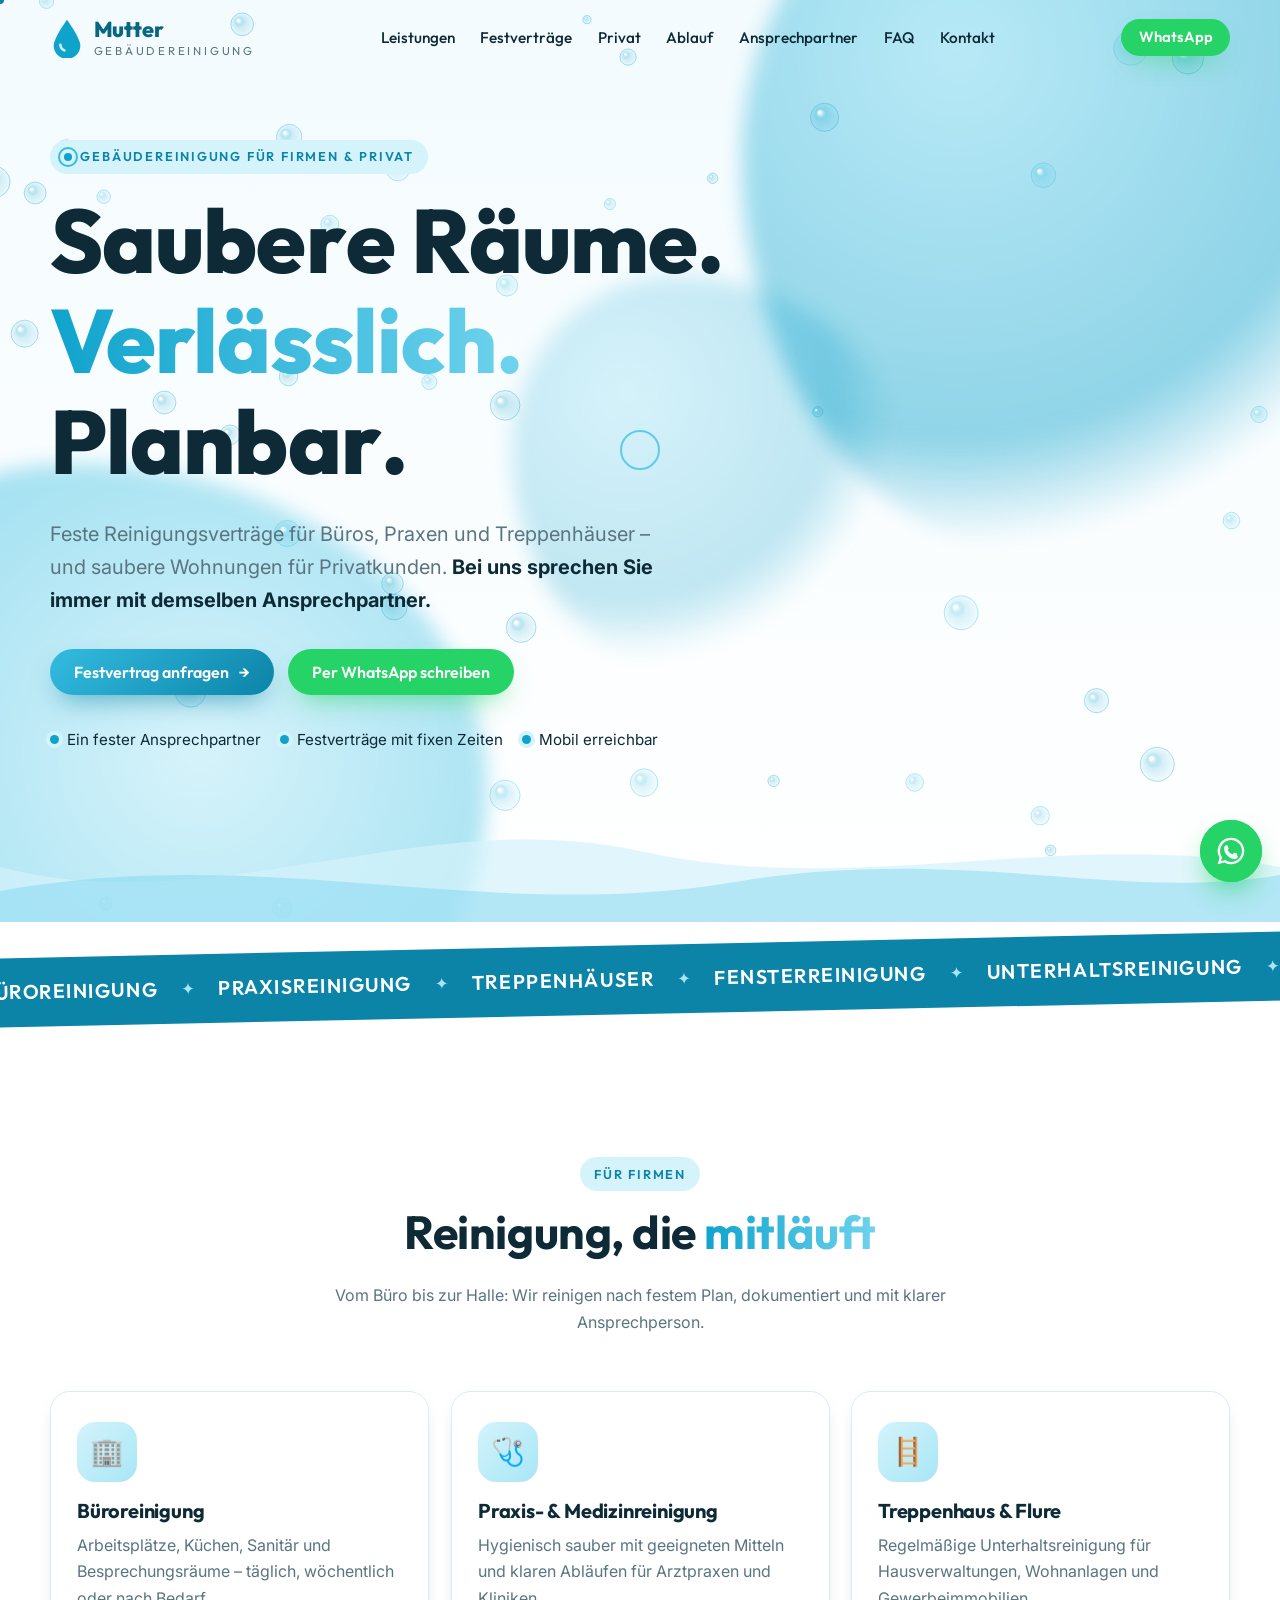
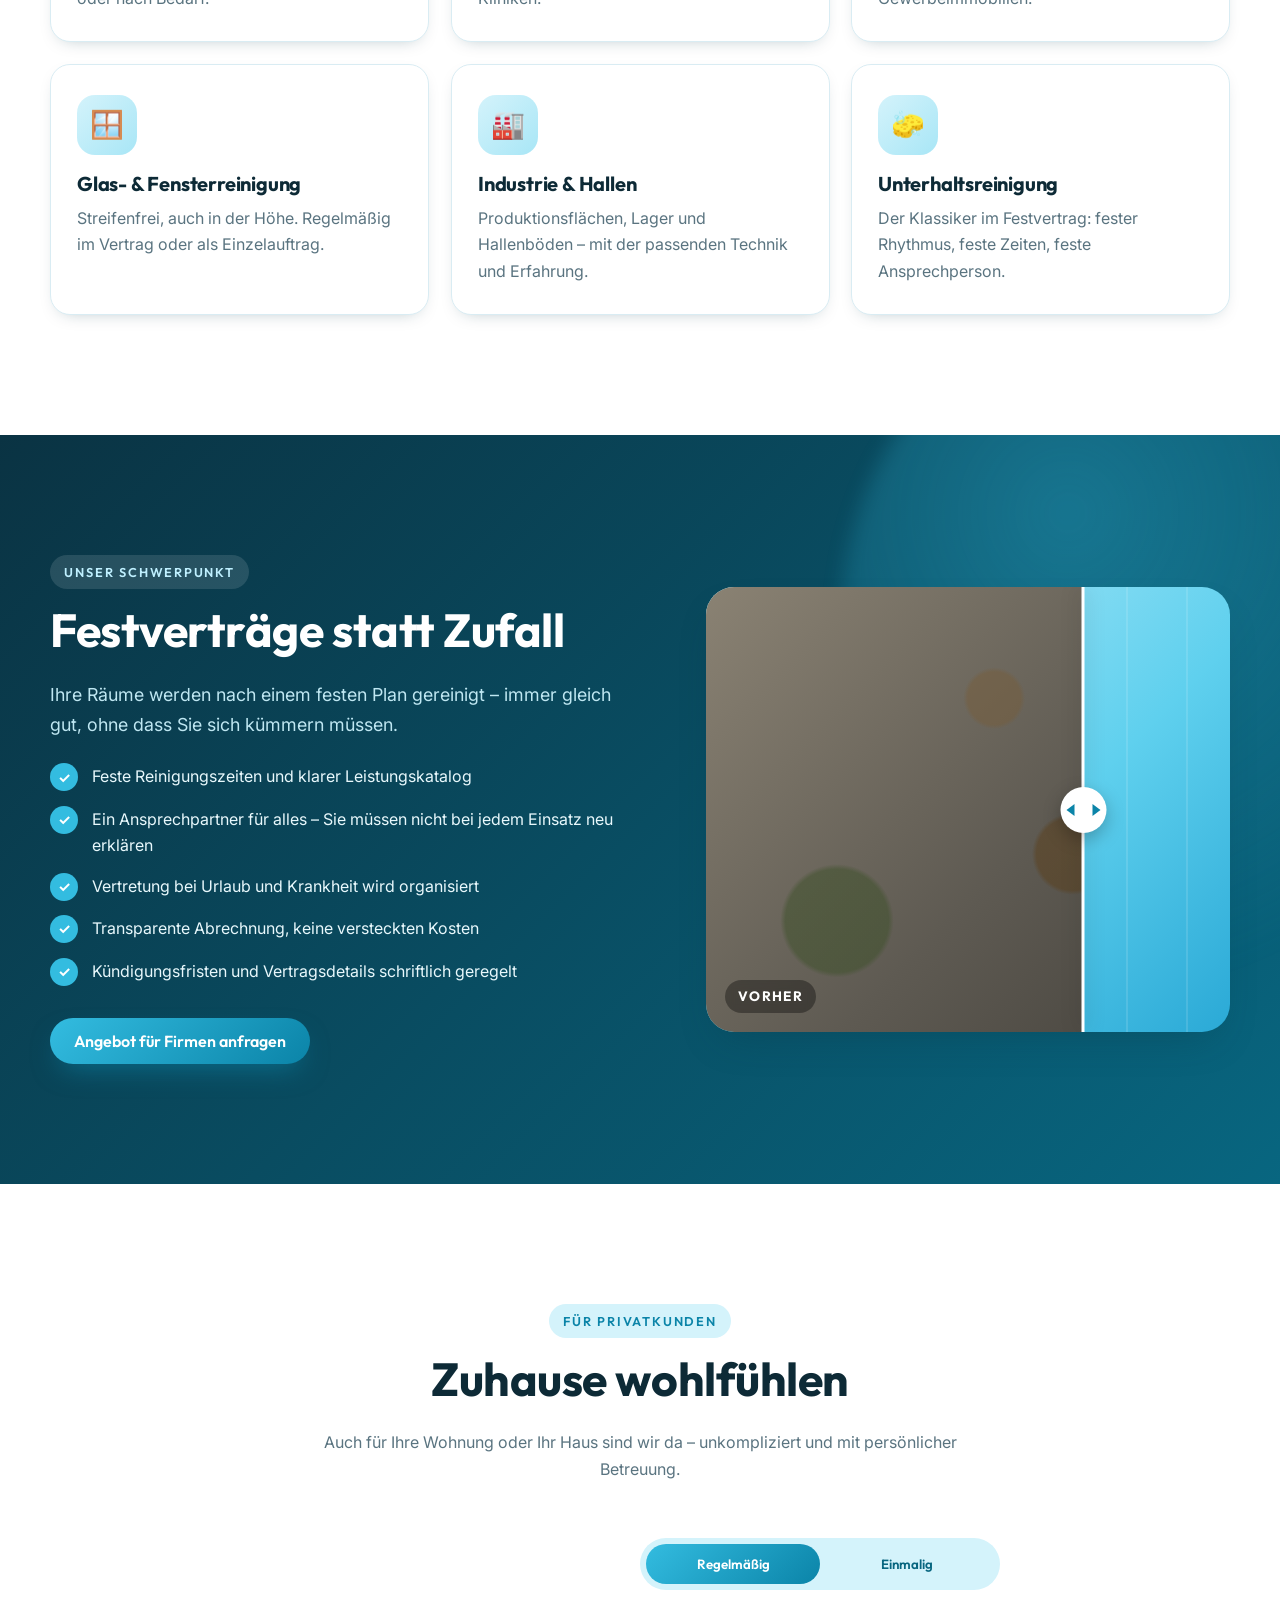
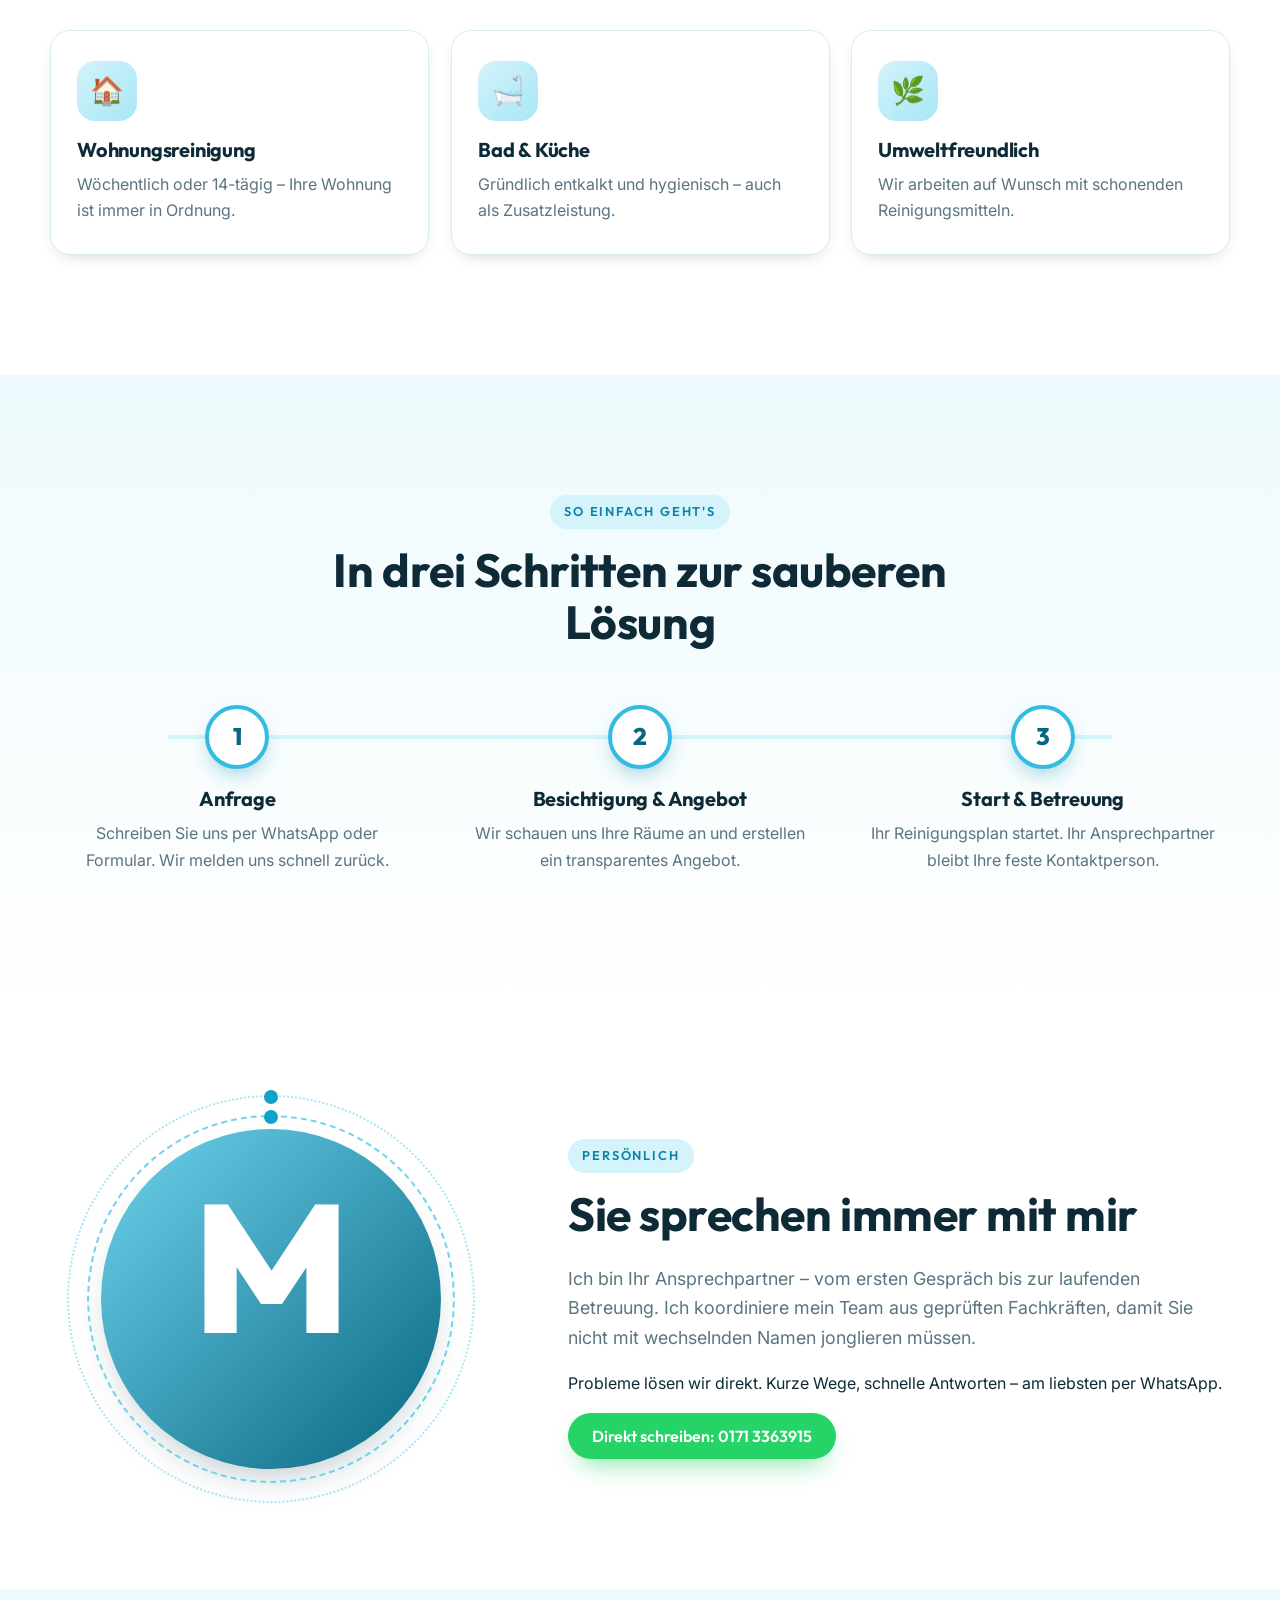
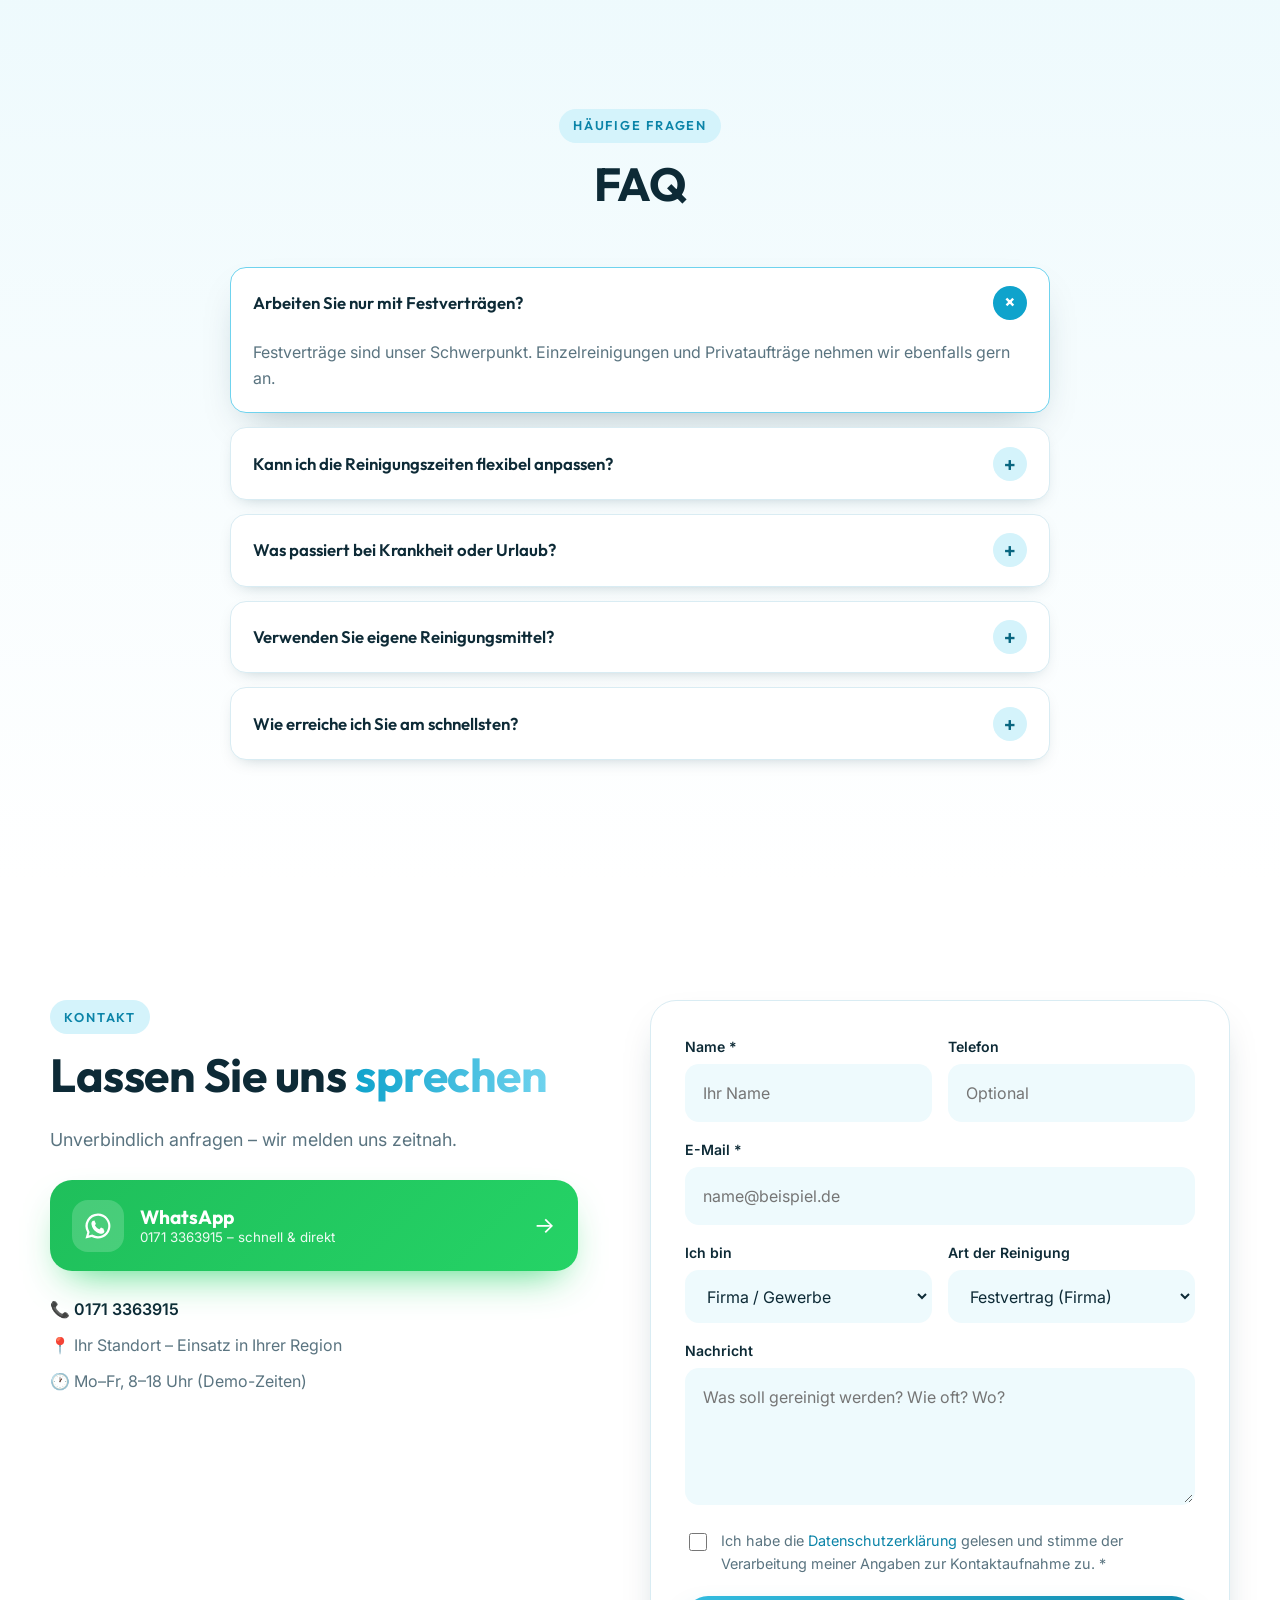
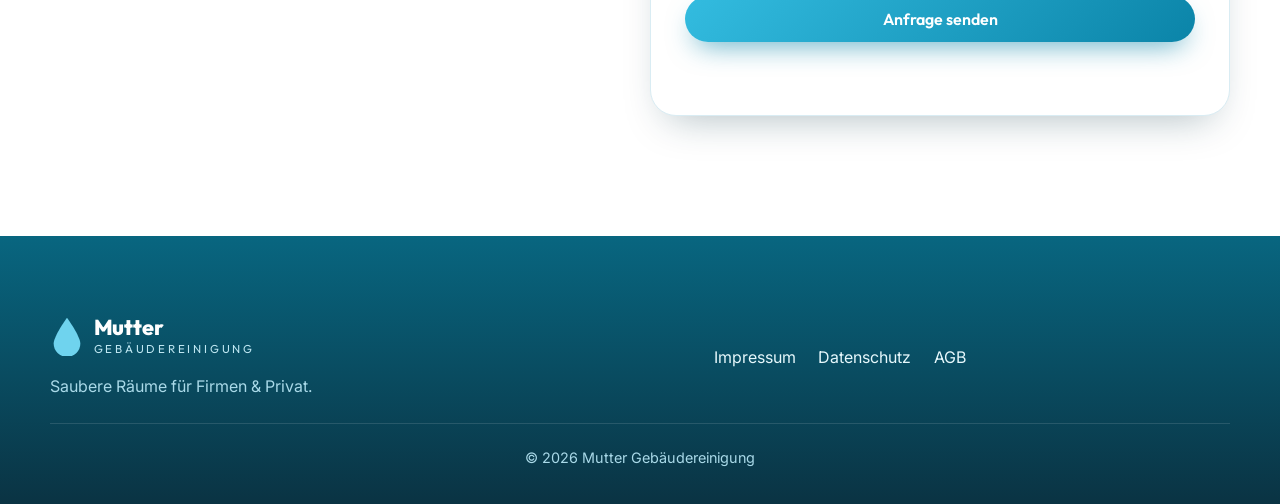
<file: index.html>
<!doctype html>
<html lang="de">
<head>
  <meta charset="utf-8">
  <meta name="viewport" content="width=device-width, initial-scale=1, viewport-fit=cover">
  <title>Mutter Gebäudereinigung – Saubere Räume für Firmen &amp; Privat</title>
  <meta name="description" content="Mutter Gebäudereinigung: Festverträge für Büros, Praxen und Treppenhäuser. Ein fester Ansprechpartner, zuverlässig und mobil erreichbar. Auch Privatkunden.">
  <meta name="theme-color" content="#0fa3cc">
  <link rel="icon" href="assets/favicon.svg" type="image/svg+xml">
  <link rel="preconnect" href="https://fonts.googleapis.com">
  <link rel="preconnect" href="https://fonts.gstatic.com" crossorigin>
  <link href="https://fonts.googleapis.com/css2?family=Outfit:wght@400;500;600;700;800&family=Inter:wght@400;500;600&display=swap" rel="stylesheet">
  <link rel="stylesheet" href="css/style.css">
</head>
<body>

<!-- Preloader -->
<div class="preloader" id="preloader" aria-hidden="true">
  <svg viewBox="0 0 100 120" class="drop">
    <path class="drop-outline" d="M50 4 C50 4 12 58 12 80 a38 38 0 0 0 76 0 C88 58 50 4 50 4Z"/>
    <path class="drop-fill" d="M50 4 C50 4 12 58 12 80 a38 38 0 0 0 76 0 C88 58 50 4 50 4Z"/>
  </svg>
  <span class="preloader-text">Mutter Gebäudereinigung</span>
</div>

<div class="progress" id="progress"></div>
<div class="cursor-dot" id="cursorDot"></div>
<div class="cursor-ring" id="cursorRing"></div>

<!-- Header -->
<header class="site-header" id="siteHeader">
  <div class="container nav-wrap">
    <a href="#top" class="logo" aria-label="Mutter Gebäudereinigung Startseite">
      <svg class="logo-mark" viewBox="0 0 40 48" aria-hidden="true">
        <path d="M20 2 C20 2 4 24 4 33 a16 16 0 0 0 32 0 C36 24 20 2 20 2Z"/>
        <path class="shine" d="M12 32 a8 8 0 0 0 5 7" />
      </svg>
      <span class="logo-text"><strong>Mutter</strong><small>Gebäudereinigung</small></span>
    </a>

    <nav class="nav" id="nav" aria-label="Hauptnavigation">
      <a href="#leistungen">Leistungen</a>
      <a href="#festvertraege">Festverträge</a>
      <a href="#privat">Privat</a>
      <a href="#ablauf">Ablauf</a>
      <a href="#ueber">Ansprechpartner</a>
      <a href="#faq">FAQ</a>
      <a href="#kontakt">Kontakt</a>
    </nav>

    <div class="nav-actions">
      <a class="btn btn-wa btn-sm magnetic" href="https://wa.me/491713363915" target="_blank" rel="noopener">
        <span>WhatsApp</span>
      </a>
      <button class="burger" id="burger" aria-label="Menü öffnen" aria-expanded="false" aria-controls="nav">
        <span></span><span></span><span></span>
      </button>
    </div>
  </div>
</header>

<main id="top">

  <!-- HERO -->
  <section class="hero">
    <div class="hero-bg" aria-hidden="true">
      <div class="blob blob-1" data-speed="0.15"></div>
      <div class="blob blob-2" data-speed="-0.1"></div>
      <div class="blob blob-3" data-speed="0.25"></div>
      <canvas id="bubbles" class="bubbles"></canvas>
    </div>

    <div class="container hero-inner">
      <p class="eyebrow reveal">
        <span class="pulse-dot"></span> Gebäudereinigung für Firmen &amp; Privat
      </p>

      <h1 class="hero-title">
        <span class="line" data-split>Saubere Räume.</span>
        <span class="line line-rise"><span class="grad-text">Verlässlich.</span></span>
        <span class="line" data-split>Planbar.</span>
      </h1>

      <p class="hero-lead reveal" data-delay="200">
        Feste Reinigungsverträge für Büros, Praxen und Treppenhäuser – und saubere Wohnungen für Privatkunden.
        <strong>Bei uns sprechen Sie immer mit demselben Ansprechpartner.</strong>
      </p>

      <div class="hero-cta reveal" data-delay="350">
        <a class="btn btn-primary shimmer magnetic" href="#kontakt"><span>Festvertrag anfragen</span><i class="arrow">→</i></a>
        <a class="btn btn-wa magnetic" href="https://wa.me/491713363915" target="_blank" rel="noopener"><span>Per WhatsApp schreiben</span></a>
      </div>

      <ul class="hero-badges reveal" data-delay="450">
        <li>Ein fester Ansprechpartner</li>
        <li>Festverträge mit fixen Zeiten</li>
        <li>Mobil erreichbar</li>
      </ul>
    </div>

    <div class="wave" aria-hidden="true">
      <svg viewBox="0 0 1440 120" preserveAspectRatio="none">
        <path class="wave-1" d="M0,64 C240,120 480,0 720,48 C960,96 1200,24 1440,64 L1440,120 L0,120Z"/>
        <path class="wave-2" d="M0,88 C300,40 540,120 820,80 C1080,40 1260,100 1440,72 L1440,120 L0,120Z"/>
      </svg>
    </div>
  </section>

  <!-- Marquee -->
  <section class="marquee" aria-label="Leistungsbereiche">
    <div class="marquee-track">
      <span>Büroreinigung</span><i>✦</i><span>Praxisreinigung</span><i>✦</i><span>Treppenhäuser</span><i>✦</i><span>Fensterreinigung</span><i>✦</i><span>Unterhaltsreinigung</span><i>✦</i><span>Industriehallen</span><i>✦</i><span>Wohnungsreinigung</span><i>✦</i>
      <span>Büroreinigung</span><i>✦</i><span>Praxisreinigung</span><i>✦</i><span>Treppenhäuser</span><i>✦</i><span>Fensterreinigung</span><i>✦</i><span>Unterhaltsreinigung</span><i>✦</i><span>Industriehallen</span><i>✦</i><span>Wohnungsreinigung</span><i>✦</i>
    </div>
  </section>

  <!-- LEISTUNGEN (Firmen) -->
  <section class="section" id="leistungen">
    <div class="container">
      <header class="section-head reveal">
        <p class="eyebrow">Für Firmen</p>
        <h2>Reinigung, die <span class="grad-text">mitläuft</span></h2>
        <p>Vom Büro bis zur Halle: Wir reinigen nach festem Plan, dokumentiert und mit klarer Ansprechperson.</p>
      </header>

      <div class="grid grid-3">
        <article class="card tilt reveal reveal-zoom" data-delay="0">
          <div class="icon">🏢</div>
          <h3>Büroreinigung</h3>
          <p>Arbeitsplätze, Küchen, Sanitär und Besprechungsräume – täglich, wöchentlich oder nach Bedarf.</p>
        </article>
        <article class="card tilt reveal reveal-zoom" data-delay="100">
          <div class="icon">🩺</div>
          <h3>Praxis- &amp; Medizinreinigung</h3>
          <p>Hygienisch sauber mit geeigneten Mitteln und klaren Abläufen für Arztpraxen und Kliniken.</p>
        </article>
        <article class="card tilt reveal reveal-zoom" data-delay="200">
          <div class="icon">🪜</div>
          <h3>Treppenhaus &amp; Flure</h3>
          <p>Regelmäßige Unterhaltsreinigung für Hausverwaltungen, Wohnanlagen und Gewerbeimmobilien.</p>
        </article>
        <article class="card tilt reveal reveal-zoom" data-delay="0">
          <div class="icon">🪟</div>
          <h3>Glas- &amp; Fensterreinigung</h3>
          <p>Streifenfrei, auch in der Höhe. Regelmäßig im Vertrag oder als Einzelauftrag.</p>
        </article>
        <article class="card tilt reveal reveal-zoom" data-delay="100">
          <div class="icon">🏭</div>
          <h3>Industrie &amp; Hallen</h3>
          <p>Produktionsflächen, Lager und Hallenböden – mit der passenden Technik und Erfahrung.</p>
        </article>
        <article class="card tilt reveal reveal-zoom" data-delay="200">
          <div class="icon">🧽</div>
          <h3>Unterhaltsreinigung</h3>
          <p>Der Klassiker im Festvertrag: fester Rhythmus, feste Zeiten, feste Ansprechperson.</p>
        </article>
      </div>
    </div>
  </section>

  <!-- FESTVERTRÄGE -->
  <section class="section section-dark" id="festvertraege">
    <div class="blob blob-dark" aria-hidden="true"></div>
    <div class="container split">
      <div class="reveal reveal-left">
        <p class="eyebrow eyebrow-light">Unser Schwerpunkt</p>
        <h2>Festverträge statt Zufall</h2>
        <p class="lead">Ihre Räume werden nach einem festen Plan gereinigt – immer gleich gut, ohne dass Sie sich kümmern müssen.</p>
        <ul class="checklist">
          <li><span class="check">✓</span> Feste Reinigungszeiten und klarer Leistungskatalog</li>
          <li><span class="check">✓</span> Ein Ansprechpartner für alles – Sie müssen nicht bei jedem Einsatz neu erklären</li>
          <li><span class="check">✓</span> Vertretung bei Urlaub und Krankheit wird organisiert</li>
          <li><span class="check">✓</span> Transparente Abrechnung, keine versteckten Kosten</li>
          <li><span class="check">✓</span> Kündigungsfristen und Vertragsdetails schriftlich geregelt</li>
        </ul>
        <a class="btn btn-primary shimmer magnetic" href="#kontakt"><span>Angebot für Firmen anfragen</span></a>
      </div>

      <!-- Before / After slider -->
      <div class="ba reveal reveal-right" id="ba" aria-label="Vorher-Nachher Vergleich">
        <div class="ba-layer ba-after"><span>Nachher</span></div>
        <div class="ba-layer ba-before" id="baBefore"><span>Vorher</span></div>
        <div class="ba-handle" id="baHandle"><i></i></div>
        <input class="ba-range" id="baRange" type="range" min="0" max="100" value="50" aria-label="Vorher-Nachher Regler">
      </div>
    </div>
  </section>

  <!-- PRIVAT -->
  <section class="section" id="privat">
    <div class="container">
      <header class="section-head reveal">
        <p class="eyebrow">Für Privatkunden</p>
        <h2>Zuhause wohlfühlen</h2>
        <p>Auch für Ihre Wohnung oder Ihr Haus sind wir da – unkompliziert und mit persönlicher Betreuung.</p>
      </header>

      <div class="tabs reveal" role="tablist" aria-label="Kategorie wählen">
        <span class="tab-indicator" id="tabIndicator"></span>
        <button class="tab is-active" role="tab" aria-selected="true" data-tab="privat-1">Regelmäßig</button>
        <button class="tab" role="tab" aria-selected="false" data-tab="privat-2">Einmalig</button>
      </div>

      <div class="tab-panels">
        <div class="grid grid-3 tab-panel is-active" id="privat-1" role="tabpanel">
          <article class="card tilt"><div class="icon">🏠</div><h3>Wohnungsreinigung</h3><p>Wöchentlich oder 14-tägig – Ihre Wohnung ist immer in Ordnung.</p></article>
          <article class="card tilt"><div class="icon">🛁</div><h3>Bad &amp; Küche</h3><p>Gründlich entkalkt und hygienisch – auch als Zusatzleistung.</p></article>
          <article class="card tilt"><div class="icon">🌿</div><h3>Umweltfreundlich</h3><p>Wir arbeiten auf Wunsch mit schonenden Reinigungsmitteln.</p></article>
        </div>
        <div class="grid grid-3 tab-panel" id="privat-2" role="tabpanel" hidden>
          <article class="card tilt"><div class="icon">🔑</div><h3>Endreinigung</h3><p>Für die Wohnungsübergabe – damit Ihre Kaution sicher ist.</p></article>
          <article class="card tilt"><div class="icon">📦</div><h3>Umzugsreinigung</h3><p>Leere Wohnung, streifenfrei und bereit für die neuen Mieter oder Eigentümer.</p></article>
          <article class="card tilt"><div class="icon">✨</div><h3>Grundreinigung</h3><p>Intensiv für Renovierungen, Neuanfänge oder einfach mal richtig durchputzen.</p></article>
        </div>
      </div>
    </div>
  </section>

  <!-- ABLAUF -->
  <section class="section section-soft" id="ablauf">
    <div class="container">
      <header class="section-head reveal">
        <p class="eyebrow">So einfach geht's</p>
        <h2>In drei Schritten zur sauberen Lösung</h2>
      </header>

      <div class="timeline" id="timeline">
        <div class="timeline-line"><span id="timelineFill"></span></div>
        <div class="step reveal" data-delay="0">
          <div class="step-num">1</div>
          <h3>Anfrage</h3>
          <p>Schreiben Sie uns per WhatsApp oder Formular. Wir melden uns schnell zurück.</p>
        </div>
        <div class="step reveal" data-delay="150">
          <div class="step-num">2</div>
          <h3>Besichtigung &amp; Angebot</h3>
          <p>Wir schauen uns Ihre Räume an und erstellen ein transparentes Angebot.</p>
        </div>
        <div class="step reveal" data-delay="300">
          <div class="step-num">3</div>
          <h3>Start &amp; Betreuung</h3>
          <p>Ihr Reinigungsplan startet. Ihr Ansprechpartner bleibt Ihre feste Kontaktperson.</p>
        </div>
      </div>
    </div>
  </section>

  <!-- ANSPRECHPARTNER -->
  <section class="section" id="ueber">
    <div class="container about">
      <div class="avatar-wrap reveal reveal-left">
        <div class="avatar" aria-hidden="true">
          <svg viewBox="0 0 120 120"><circle cx="60" cy="60" r="56"/><text x="60" y="72" text-anchor="middle">M</text></svg>
        </div>
        <span class="orbit o1"></span><span class="orbit o2"></span>
      </div>
      <div class="reveal reveal-right">
        <p class="eyebrow">Persönlich</p>
        <h2>Sie sprechen immer mit mir</h2>
        <p class="lead">Ich bin Ihr Ansprechpartner – vom ersten Gespräch bis zur laufenden Betreuung. Ich koordiniere mein Team aus geprüften Fachkräften, damit Sie nicht mit wechselnden Namen jonglieren müssen.</p>
        <p>Probleme lösen wir direkt. Kurze Wege, schnelle Antworten – am liebsten per WhatsApp.</p>
        <a class="btn btn-wa magnetic" href="https://wa.me/491713363915" target="_blank" rel="noopener"><span>Direkt schreiben: 0171 3363915</span></a>
      </div>
    </div>
  </section>

  <!-- FAQ -->
  <section class="section section-soft" id="faq">
    <div class="container narrow">
      <header class="section-head reveal">
        <p class="eyebrow">Häufige Fragen</p>
        <h2>FAQ</h2>
      </header>

      <div class="accordion">
        <details class="reveal" open>
          <summary>Arbeiten Sie nur mit Festverträgen?</summary>
          <div class="acc-body"><p>Festverträge sind unser Schwerpunkt. Einzelreinigungen und Privataufträge nehmen wir ebenfalls gern an.</p></div>
        </details>
        <details class="reveal">
          <summary>Kann ich die Reinigungszeiten flexibel anpassen?</summary>
          <div class="acc-body"><p>Ja. Zeiten und Leistungen werden gemeinsam festgelegt und können bei Bedarf schriftlich angepasst werden.</p></div>
        </details>
        <details class="reveal">
          <summary>Was passiert bei Krankheit oder Urlaub?</summary>
          <div class="acc-body"><p>Ihr Ansprechpartner organisiert eine Vertretung. Sie müssen sich nicht selbst darum kümmern.</p></div>
        </details>
        <details class="reveal">
          <summary>Verwenden Sie eigene Reinigungsmittel?</summary>
          <div class="acc-body"><p>Wir verwenden geeignete Reinigungsmittel. Auf Wunsch setzen wir auch umweltfreundliche Produkte ein.</p></div>
        </details>
        <details class="reveal">
          <summary>Wie erreiche ich Sie am schnellsten?</summary>
          <div class="acc-body"><p>Per WhatsApp unter 0171 3363915. Oder nutzen Sie das Kontaktformular unten.</p></div>
        </details>
      </div>
    </div>
  </section>

  <!-- KONTAKT -->
  <section class="section" id="kontakt">
    <div class="container contact">
      <div class="reveal reveal-left">
        <p class="eyebrow">Kontakt</p>
        <h2>Lassen Sie uns <span class="grad-text">sprechen</span></h2>
        <p class="lead">Unverbindlich anfragen – wir melden uns zeitnah.</p>

        <a class="wa-card magnetic" href="https://wa.me/491713363915" target="_blank" rel="noopener">
          <span class="wa-icon" aria-hidden="true">
            <svg viewBox="0 0 24 24"><path d="M12 2a10 10 0 0 0-8.6 15.1L2 22l5-1.3A10 10 0 1 0 12 2Zm0 18.2a8.2 8.2 0 0 1-4.2-1.2l-.3-.2-3 .8.8-2.9-.2-.3A8.2 8.2 0 1 1 12 20.2Zm4.5-6.1c-.2-.1-1.5-.7-1.7-.8-.2-.1-.4-.1-.6.1l-.8 1c-.1.2-.3.2-.5.1a6.7 6.7 0 0 1-3.3-2.9c-.3-.4.2-.4.6-1.3.1-.2 0-.3 0-.4l-.8-1.8c-.2-.5-.4-.4-.6-.4h-.5a1 1 0 0 0-.7.3A3 3 0 0 0 7 11.3c0 1.2.9 2.4 1 2.6.1.2 1.7 2.6 4.2 3.6 2.1.8 2.5.7 3 .6.5 0 1.5-.6 1.7-1.2.2-.6.2-1.1.2-1.2-.1-.1-.3-.2-.5-.3Z"/></svg>
            </span>
          <span class="wa-text"><strong>WhatsApp</strong><small>0171 3363915 – schnell &amp; direkt</small></span>
          <i class="arrow">→</i>
        </a>

        <ul class="contact-info">
          <li>📞 <a href="tel:+491713363915">0171 3363915</a></li>
          <li>📍 Ihr Standort – Einsatz in Ihrer Region</li>
          <li>🕐 Mo–Fr, 8–18 Uhr (Demo-Zeiten)</li>
        </ul>
      </div>

      <form class="form reveal reveal-right" id="contactForm" data-endpoint="" novalidate>
        <div class="form-row">
          <label class="field">
            <span>Name *</span>
            <input name="name" type="text" required autocomplete="name" placeholder="Ihr Name">
          </label>
          <label class="field">
            <span>Telefon</span>
            <input name="phone" type="tel" autocomplete="tel" placeholder="Optional">
          </label>
        </div>
        <label class="field">
          <span>E-Mail *</span>
          <input name="email" type="email" required autocomplete="email" placeholder="name@beispiel.de">
        </label>
        <div class="form-row">
          <label class="field">
            <span>Ich bin</span>
            <select name="type">
              <option value="Firma">Firma / Gewerbe</option>
              <option value="Privat">Privatperson</option>
            </select>
          </label>
          <label class="field">
            <span>Art der Reinigung</span>
            <select name="service">
              <option>Festvertrag (Firma)</option>
              <option>Büroreinigung</option>
              <option>Treppenhaus / Flure</option>
              <option>Fensterreinigung</option>
              <option>Wohnungsreinigung</option>
              <option>Endreinigung / Umzug</option>
              <option>Sonstiges</option>
            </select>
          </label>
        </div>
        <label class="field">
          <span>Nachricht</span>
          <textarea name="message" rows="4" placeholder="Was soll gereinigt werden? Wie oft? Wo?"></textarea>
        </label>
        <label class="check-row">
          <input type="checkbox" name="privacy" required>
          <span>Ich habe die <a href="datenschutz.html">Datenschutzerklärung</a> gelesen und stimme der Verarbeitung meiner Angaben zur Kontaktaufnahme zu. *</span>
        </label>

        <button class="btn btn-primary shimmer btn-block magnetic" type="submit"><span>Anfrage senden</span></button>
        <p class="form-status" id="formStatus" role="status" aria-live="polite"></p>
      </form>
    </div>
  </section>

</main>

<!-- Footer -->
<footer class="footer">
  <div class="container footer-inner">
    <div>
      <a href="#top" class="logo logo-light">
        <svg class="logo-mark" viewBox="0 0 40 48" aria-hidden="true"><path d="M20 2 C20 2 4 24 4 33 a16 16 0 0 0 32 0 C36 24 20 2 20 2Z"/></svg>
        <span class="logo-text"><strong>Mutter</strong><small>Gebäudereinigung</small></span>
      </a>
      <p class="muted">Saubere Räume für Firmen &amp; Privat.</p>
    </div>
    <nav class="footer-nav" aria-label="Rechtliches">
      <a href="impressum.html">Impressum</a>
      <a href="datenschutz.html">Datenschutz</a>
      <a href="agb.html">AGB</a>
    </nav>
    <p class="copy">© <span id="year">2026</span> Mutter Gebäudereinigung</p>
  </div>
</footer>

<!-- Floating WhatsApp -->
<a class="fab-wa" href="https://wa.me/491713363915" target="_blank" rel="noopener" aria-label="WhatsApp schreiben">
  <span class="fab-ping"></span>
  <svg viewBox="0 0 24 24" aria-hidden="true"><path d="M12 2a10 10 0 0 0-8.6 15.1L2 22l5-1.3A10 10 0 1 0 12 2Zm0 18.2a8.2 8.2 0 0 1-4.2-1.2l-.3-.2-3 .8.8-2.9-.2-.3A8.2 8.2 0 1 1 12 20.2Zm4.5-6.1c-.2-.1-1.5-.7-1.7-.8-.2-.1-.4-.1-.6.1l-.8 1c-.1.2-.3.2-.5.1a6.7 6.7 0 0 1-3.3-2.9c-.3-.4.2-.4.6-1.3.1-.2 0-.3 0-.4l-.8-1.8c-.2-.5-.4-.4-.6-.4h-.5a1 1 0 0 0-.7.3A3 3 0 0 0 7 11.3c0 1.2.9 2.4 1 2.6.1.2 1.7 2.6 4.2 3.6 2.1.8 2.5.7 3 .6.5 0 1.5-.6 1.7-1.2.2-.6.2-1.1.2-1.2-.1-.1-.3-.2-.5-.3Z"/></svg>
</a>

<button class="to-top" id="toTop" aria-label="Nach oben">↑</button>

<script src="js/main.js"></script>
</body>
</html>
</file>
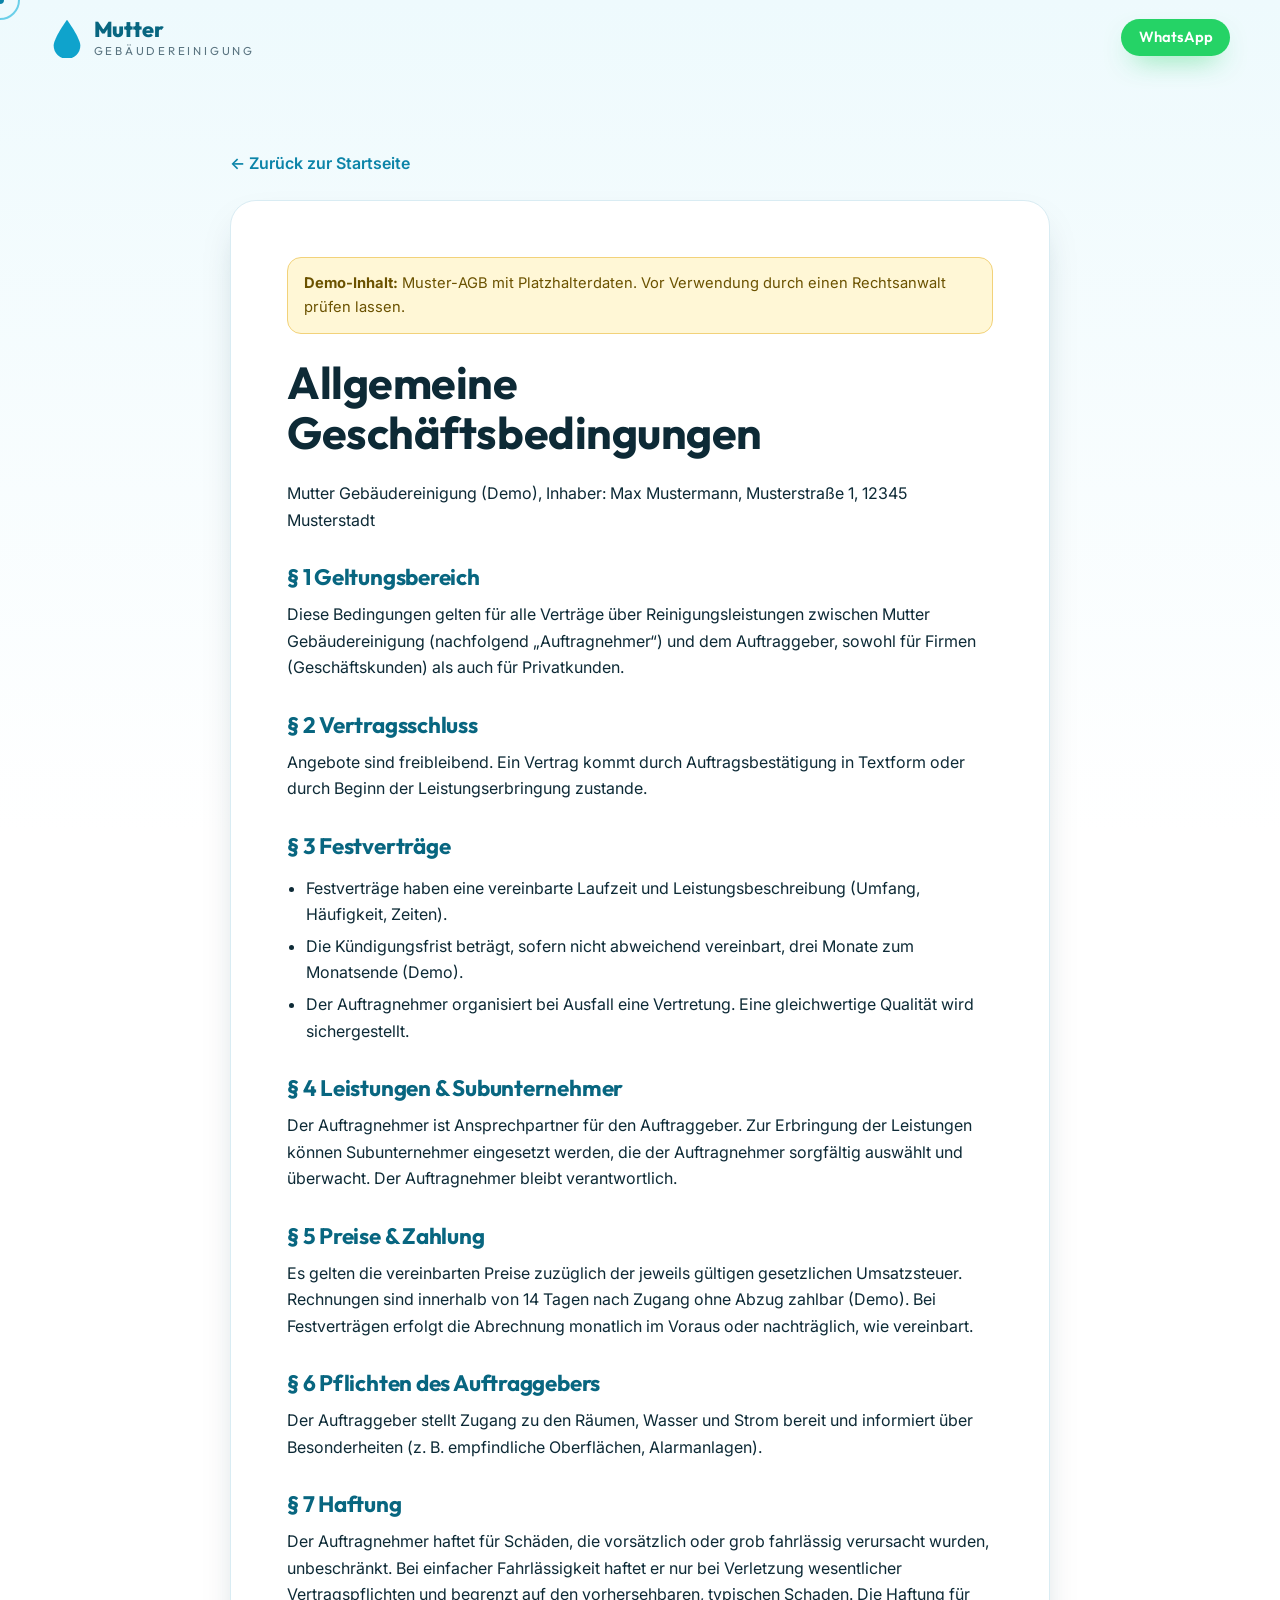
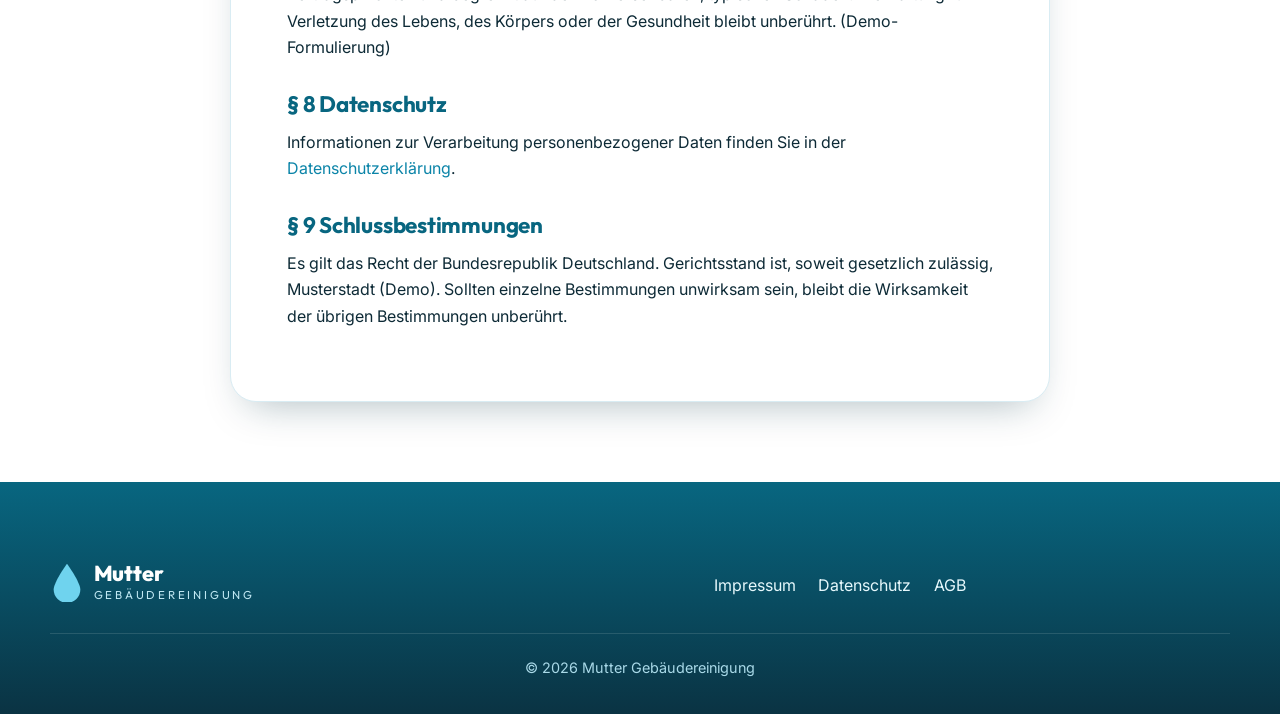
<file: agb.html>
<!doctype html>
<html lang="de">
<head>
  <meta charset="utf-8">
  <meta name="viewport" content="width=device-width, initial-scale=1">
  <title>AGB – Mutter Gebäudereinigung</title>
  <meta name="robots" content="noindex">
  <meta name="theme-color" content="#0fa3cc">
  <link rel="icon" href="assets/favicon.svg" type="image/svg+xml">
  <link rel="preconnect" href="https://fonts.googleapis.com">
  <link rel="preconnect" href="https://fonts.gstatic.com" crossorigin>
  <link href="https://fonts.googleapis.com/css2?family=Outfit:wght@400;500;600;700;800&family=Inter:wght@400;500;600&display=swap" rel="stylesheet">
  <link rel="stylesheet" href="css/style.css">
</head>
<body>

<div class="cursor-dot" id="cursorDot"></div>
<div class="cursor-ring" id="cursorRing"></div>

<header class="site-header" id="siteHeader">
  <div class="container nav-wrap">
    <a href="index.html" class="logo" aria-label="Zur Startseite">
      <svg class="logo-mark" viewBox="0 0 40 48" aria-hidden="true"><path d="M20 2 C20 2 4 24 4 33 a16 16 0 0 0 32 0 C36 24 20 2 20 2Z"/></svg>
      <span class="logo-text"><strong>Mutter</strong><small>Gebäudereinigung</small></span>
    </a>
    <a class="btn btn-wa btn-sm" href="https://wa.me/491713363915" target="_blank" rel="noopener"><span>WhatsApp</span></a>
  </div>
</header>

<main class="legal">
  <div class="container narrow">
    <a class="back-link" href="index.html">← Zurück zur Startseite</a>
    <article class="legal-card reveal">
      <p class="demo-note"><strong>Demo-Inhalt:</strong> Muster-AGB mit Platzhalterdaten. Vor Verwendung durch einen Rechtsanwalt prüfen lassen.</p>

      <h1>Allgemeine Geschäftsbedingungen</h1>
      <p>Mutter Gebäudereinigung (Demo), Inhaber: Max Mustermann, Musterstraße 1, 12345 Musterstadt</p>

      <h2>§ 1 Geltungsbereich</h2>
      <p>Diese Bedingungen gelten für alle Verträge über Reinigungsleistungen zwischen Mutter Gebäudereinigung (nachfolgend „Auftragnehmer“) und dem Auftraggeber, sowohl für Firmen (Geschäftskunden) als auch für Privatkunden.</p>

      <h2>§ 2 Vertragsschluss</h2>
      <p>Angebote sind freibleibend. Ein Vertrag kommt durch Auftragsbestätigung in Textform oder durch Beginn der Leistungserbringung zustande.</p>

      <h2>§ 3 Festverträge</h2>
      <ul>
        <li>Festverträge haben eine vereinbarte Laufzeit und Leistungsbeschreibung (Umfang, Häufigkeit, Zeiten).</li>
        <li>Die Kündigungsfrist beträgt, sofern nicht abweichend vereinbart, drei Monate zum Monatsende (Demo).</li>
        <li>Der Auftragnehmer organisiert bei Ausfall eine Vertretung. Eine gleichwertige Qualität wird sichergestellt.</li>
      </ul>

      <h2>§ 4 Leistungen &amp; Subunternehmer</h2>
      <p>Der Auftragnehmer ist Ansprechpartner für den Auftraggeber. Zur Erbringung der Leistungen können Subunternehmer eingesetzt werden, die der Auftragnehmer sorgfältig auswählt und überwacht. Der Auftragnehmer bleibt verantwortlich.</p>

      <h2>§ 5 Preise &amp; Zahlung</h2>
      <p>Es gelten die vereinbarten Preise zuzüglich der jeweils gültigen gesetzlichen Umsatzsteuer. Rechnungen sind innerhalb von 14 Tagen nach Zugang ohne Abzug zahlbar (Demo). Bei Festverträgen erfolgt die Abrechnung monatlich im Voraus oder nachträglich, wie vereinbart.</p>

      <h2>§ 6 Pflichten des Auftraggebers</h2>
      <p>Der Auftraggeber stellt Zugang zu den Räumen, Wasser und Strom bereit und informiert über Besonderheiten (z. B. empfindliche Oberflächen, Alarmanlagen).</p>

      <h2>§ 7 Haftung</h2>
      <p>Der Auftragnehmer haftet für Schäden, die vorsätzlich oder grob fahrlässig verursacht wurden, unbeschränkt. Bei einfacher Fahrlässigkeit haftet er nur bei Verletzung wesentlicher Vertragspflichten und begrenzt auf den vorhersehbaren, typischen Schaden. Die Haftung für Verletzung des Lebens, des Körpers oder der Gesundheit bleibt unberührt. (Demo-Formulierung)</p>

      <h2>§ 8 Datenschutz</h2>
      <p>Informationen zur Verarbeitung personenbezogener Daten finden Sie in der <a href="datenschutz.html">Datenschutzerklärung</a>.</p>

      <h2>§ 9 Schlussbestimmungen</h2>
      <p>Es gilt das Recht der Bundesrepublik Deutschland. Gerichtsstand ist, soweit gesetzlich zulässig, Musterstadt (Demo). Sollten einzelne Bestimmungen unwirksam sein, bleibt die Wirksamkeit der übrigen Bestimmungen unberührt.</p>
    </article>
  </div>
</main>

<footer class="footer">
  <div class="container footer-inner">
    <div>
      <a href="index.html" class="logo logo-light">
        <svg class="logo-mark" viewBox="0 0 40 48" aria-hidden="true"><path d="M20 2 C20 2 4 24 4 33 a16 16 0 0 0 32 0 C36 24 20 2 20 2Z"/></svg>
        <span class="logo-text"><strong>Mutter</strong><small>Gebäudereinigung</small></span>
      </a>
    </div>
    <nav class="footer-nav" aria-label="Rechtliches">
      <a href="impressum.html">Impressum</a>
      <a href="datenschutz.html">Datenschutz</a>
      <a href="agb.html">AGB</a>
    </nav>
    <p class="copy">© <span id="year">2026</span> Mutter Gebäudereinigung</p>
  </div>
</footer>

<script src="js/main.js"></script>
</body>
</html>
</file>
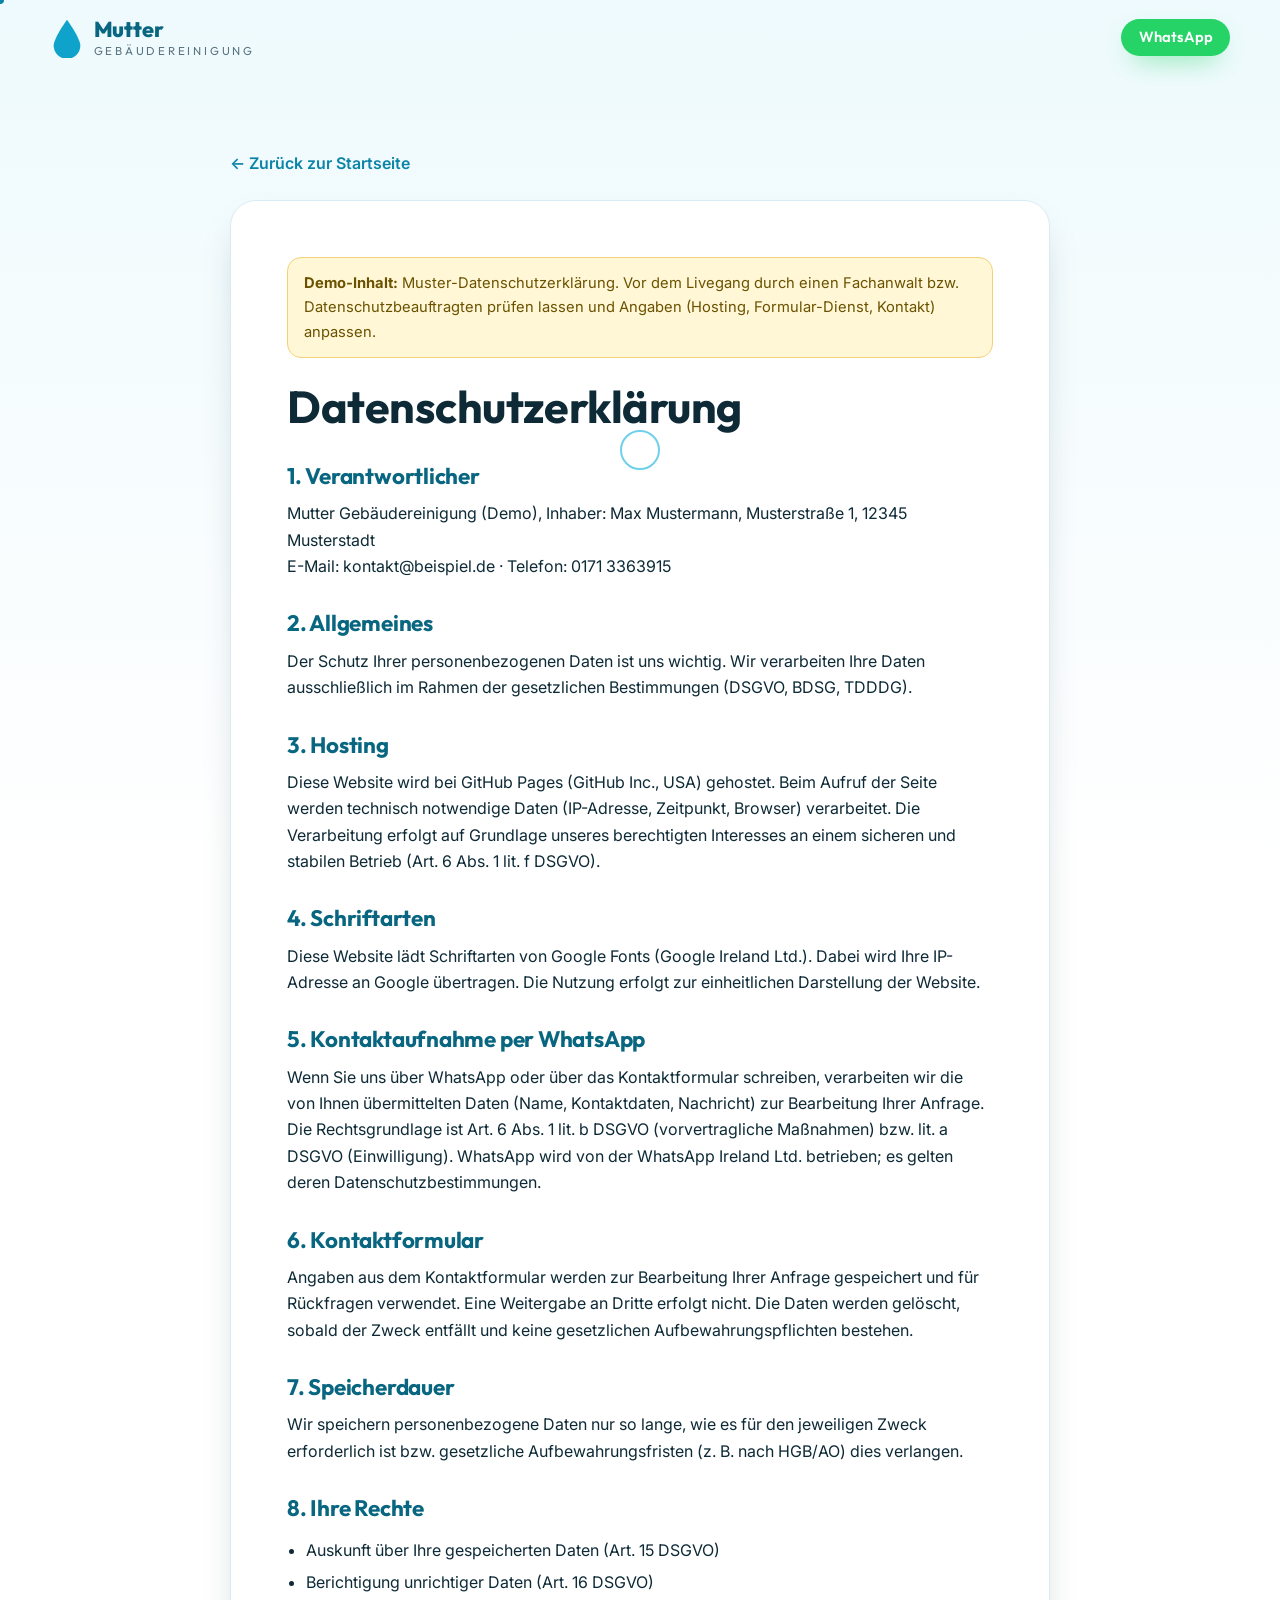
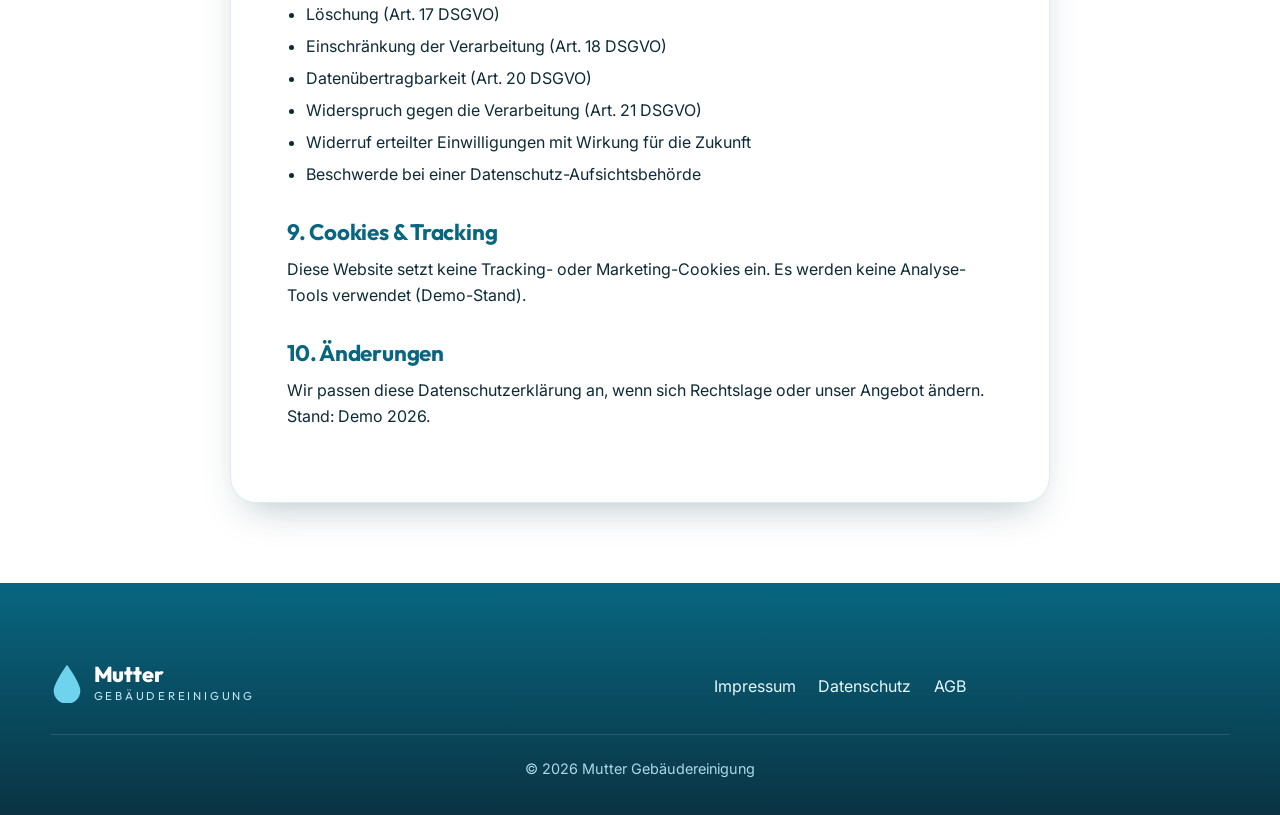
<file: datenschutz.html>
<!doctype html>
<html lang="de">
<head>
  <meta charset="utf-8">
  <meta name="viewport" content="width=device-width, initial-scale=1">
  <title>Datenschutzerklärung – Mutter Gebäudereinigung</title>
  <meta name="robots" content="noindex">
  <meta name="theme-color" content="#0fa3cc">
  <link rel="icon" href="assets/favicon.svg" type="image/svg+xml">
  <link rel="preconnect" href="https://fonts.googleapis.com">
  <link rel="preconnect" href="https://fonts.gstatic.com" crossorigin>
  <link href="https://fonts.googleapis.com/css2?family=Outfit:wght@400;500;600;700;800&family=Inter:wght@400;500;600&display=swap" rel="stylesheet">
  <link rel="stylesheet" href="css/style.css">
</head>
<body>

<div class="cursor-dot" id="cursorDot"></div>
<div class="cursor-ring" id="cursorRing"></div>

<header class="site-header" id="siteHeader">
  <div class="container nav-wrap">
    <a href="index.html" class="logo" aria-label="Zur Startseite">
      <svg class="logo-mark" viewBox="0 0 40 48" aria-hidden="true"><path d="M20 2 C20 2 4 24 4 33 a16 16 0 0 0 32 0 C36 24 20 2 20 2Z"/></svg>
      <span class="logo-text"><strong>Mutter</strong><small>Gebäudereinigung</small></span>
    </a>
    <a class="btn btn-wa btn-sm" href="https://wa.me/491713363915" target="_blank" rel="noopener"><span>WhatsApp</span></a>
  </div>
</header>

<main class="legal">
  <div class="container narrow">
    <a class="back-link" href="index.html">← Zurück zur Startseite</a>
    <article class="legal-card reveal">
      <p class="demo-note"><strong>Demo-Inhalt:</strong> Muster-Datenschutzerklärung. Vor dem Livegang durch einen Fachanwalt bzw. Datenschutzbeauftragten prüfen lassen und Angaben (Hosting, Formular-Dienst, Kontakt) anpassen.</p>

      <h1>Datenschutzerklärung</h1>

      <h2>1. Verantwortlicher</h2>
      <p>
        Mutter Gebäudereinigung (Demo), Inhaber: Max Mustermann, Musterstraße 1, 12345 Musterstadt<br>
        E-Mail: kontakt@beispiel.de · Telefon: 0171 3363915
      </p>

      <h2>2. Allgemeines</h2>
      <p>Der Schutz Ihrer personenbezogenen Daten ist uns wichtig. Wir verarbeiten Ihre Daten ausschließlich im Rahmen der gesetzlichen Bestimmungen (DSGVO, BDSG, TDDDG).</p>

      <h2>3. Hosting</h2>
      <p>Diese Website wird bei GitHub Pages (GitHub Inc., USA) gehostet. Beim Aufruf der Seite werden technisch notwendige Daten (IP-Adresse, Zeitpunkt, Browser) verarbeitet. Die Verarbeitung erfolgt auf Grundlage unseres berechtigten Interesses an einem sicheren und stabilen Betrieb (Art. 6 Abs. 1 lit. f DSGVO).</p>

      <h2>4. Schriftarten</h2>
      <p>Diese Website lädt Schriftarten von Google Fonts (Google Ireland Ltd.). Dabei wird Ihre IP-Adresse an Google übertragen. Die Nutzung erfolgt zur einheitlichen Darstellung der Website.</p>

      <h2>5. Kontaktaufnahme per WhatsApp</h2>
      <p>Wenn Sie uns über WhatsApp oder über das Kontaktformular schreiben, verarbeiten wir die von Ihnen übermittelten Daten (Name, Kontaktdaten, Nachricht) zur Bearbeitung Ihrer Anfrage. Die Rechtsgrundlage ist Art. 6 Abs. 1 lit. b DSGVO (vorvertragliche Maßnahmen) bzw. lit. a DSGVO (Einwilligung). WhatsApp wird von der WhatsApp Ireland Ltd. betrieben; es gelten deren Datenschutzbestimmungen.</p>

      <h2>6. Kontaktformular</h2>
      <p>Angaben aus dem Kontaktformular werden zur Bearbeitung Ihrer Anfrage gespeichert und für Rückfragen verwendet. Eine Weitergabe an Dritte erfolgt nicht. Die Daten werden gelöscht, sobald der Zweck entfällt und keine gesetzlichen Aufbewahrungspflichten bestehen.</p>

      <h2>7. Speicherdauer</h2>
      <p>Wir speichern personenbezogene Daten nur so lange, wie es für den jeweiligen Zweck erforderlich ist bzw. gesetzliche Aufbewahrungsfristen (z. B. nach HGB/AO) dies verlangen.</p>

      <h2>8. Ihre Rechte</h2>
      <ul>
        <li>Auskunft über Ihre gespeicherten Daten (Art. 15 DSGVO)</li>
        <li>Berichtigung unrichtiger Daten (Art. 16 DSGVO)</li>
        <li>Löschung (Art. 17 DSGVO)</li>
        <li>Einschränkung der Verarbeitung (Art. 18 DSGVO)</li>
        <li>Datenübertragbarkeit (Art. 20 DSGVO)</li>
        <li>Widerspruch gegen die Verarbeitung (Art. 21 DSGVO)</li>
        <li>Widerruf erteilter Einwilligungen mit Wirkung für die Zukunft</li>
        <li>Beschwerde bei einer Datenschutz-Aufsichtsbehörde</li>
      </ul>

      <h2>9. Cookies &amp; Tracking</h2>
      <p>Diese Website setzt keine Tracking- oder Marketing-Cookies ein. Es werden keine Analyse-Tools verwendet (Demo-Stand).</p>

      <h2>10. Änderungen</h2>
      <p>Wir passen diese Datenschutzerklärung an, wenn sich Rechtslage oder unser Angebot ändern. Stand: Demo 2026.</p>
    </article>
  </div>
</main>

<footer class="footer">
  <div class="container footer-inner">
    <div>
      <a href="index.html" class="logo logo-light">
        <svg class="logo-mark" viewBox="0 0 40 48" aria-hidden="true"><path d="M20 2 C20 2 4 24 4 33 a16 16 0 0 0 32 0 C36 24 20 2 20 2Z"/></svg>
        <span class="logo-text"><strong>Mutter</strong><small>Gebäudereinigung</small></span>
      </a>
    </div>
    <nav class="footer-nav" aria-label="Rechtliches">
      <a href="impressum.html">Impressum</a>
      <a href="datenschutz.html">Datenschutz</a>
      <a href="agb.html">AGB</a>
    </nav>
    <p class="copy">© <span id="year">2026</span> Mutter Gebäudereinigung</p>
  </div>
</footer>

<script src="js/main.js"></script>
</body>
</html>
</file>
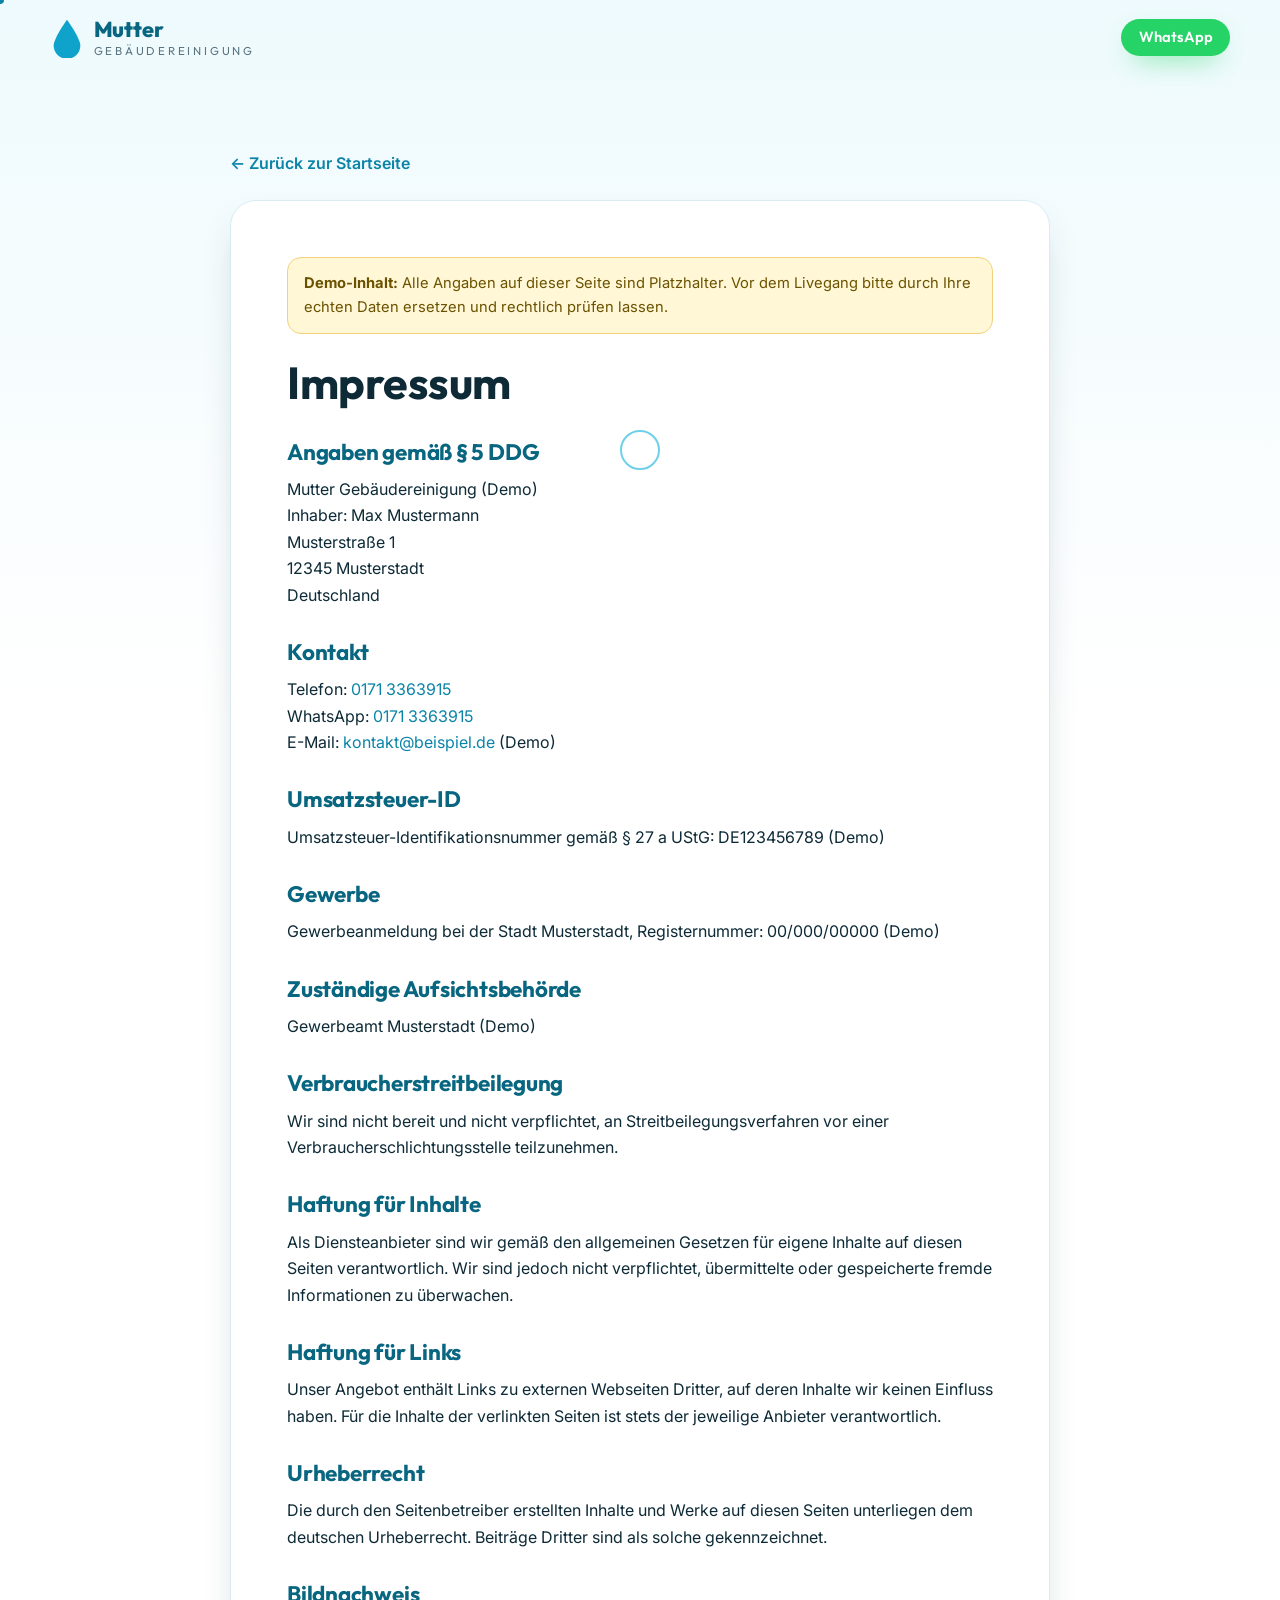
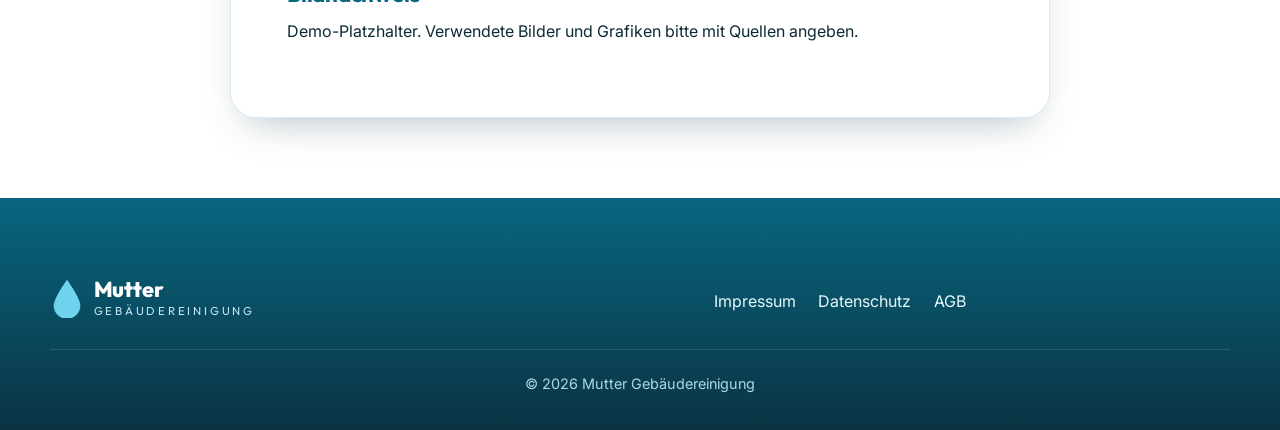
<file: impressum.html>
<!doctype html>
<html lang="de">
<head>
  <meta charset="utf-8">
  <meta name="viewport" content="width=device-width, initial-scale=1">
  <title>Impressum – Mutter Gebäudereinigung</title>
  <meta name="robots" content="noindex">
  <meta name="theme-color" content="#0fa3cc">
  <link rel="icon" href="assets/favicon.svg" type="image/svg+xml">
  <link rel="preconnect" href="https://fonts.googleapis.com">
  <link rel="preconnect" href="https://fonts.gstatic.com" crossorigin>
  <link href="https://fonts.googleapis.com/css2?family=Outfit:wght@400;500;600;700;800&family=Inter:wght@400;500;600&display=swap" rel="stylesheet">
  <link rel="stylesheet" href="css/style.css">
</head>
<body>

<div class="cursor-dot" id="cursorDot"></div>
<div class="cursor-ring" id="cursorRing"></div>

<header class="site-header" id="siteHeader">
  <div class="container nav-wrap">
    <a href="index.html" class="logo" aria-label="Zur Startseite">
      <svg class="logo-mark" viewBox="0 0 40 48" aria-hidden="true"><path d="M20 2 C20 2 4 24 4 33 a16 16 0 0 0 32 0 C36 24 20 2 20 2Z"/></svg>
      <span class="logo-text"><strong>Mutter</strong><small>Gebäudereinigung</small></span>
    </a>
    <a class="btn btn-wa btn-sm" href="https://wa.me/491713363915" target="_blank" rel="noopener"><span>WhatsApp</span></a>
  </div>
</header>

<main class="legal">
  <div class="container narrow">
    <a class="back-link" href="index.html">← Zurück zur Startseite</a>
    <article class="legal-card reveal">
      <p class="demo-note"><strong>Demo-Inhalt:</strong> Alle Angaben auf dieser Seite sind Platzhalter. Vor dem Livegang bitte durch Ihre echten Daten ersetzen und rechtlich prüfen lassen.</p>

      <h1>Impressum</h1>

      <h2>Angaben gemäß § 5 DDG</h2>
      <p>
        Mutter Gebäudereinigung (Demo)<br>
        Inhaber: Max Mustermann<br>
        Musterstraße 1<br>
        12345 Musterstadt<br>
        Deutschland
      </p>

      <h2>Kontakt</h2>
      <p>
        Telefon: <a href="tel:+491713363915">0171 3363915</a><br>
        WhatsApp: <a href="https://wa.me/491713363915" target="_blank" rel="noopener">0171 3363915</a><br>
        E-Mail: <a href="mailto:kontakt@beispiel.de">kontakt@beispiel.de</a> (Demo)
      </p>

      <h2>Umsatzsteuer-ID</h2>
      <p>Umsatzsteuer-Identifikationsnummer gemäß § 27 a UStG: DE123456789 (Demo)</p>

      <h2>Gewerbe</h2>
      <p>Gewerbeanmeldung bei der Stadt Musterstadt, Registernummer: 00/000/00000 (Demo)</p>

      <h2>Zuständige Aufsichtsbehörde</h2>
      <p>Gewerbeamt Musterstadt (Demo)</p>

      <h2>Verbraucherstreitbeilegung</h2>
      <p>Wir sind nicht bereit und nicht verpflichtet, an Streitbeilegungsverfahren vor einer Verbraucherschlichtungsstelle teilzunehmen.</p>

      <h2>Haftung für Inhalte</h2>
      <p>Als Diensteanbieter sind wir gemäß den allgemeinen Gesetzen für eigene Inhalte auf diesen Seiten verantwortlich. Wir sind jedoch nicht verpflichtet, übermittelte oder gespeicherte fremde Informationen zu überwachen.</p>

      <h2>Haftung für Links</h2>
      <p>Unser Angebot enthält Links zu externen Webseiten Dritter, auf deren Inhalte wir keinen Einfluss haben. Für die Inhalte der verlinkten Seiten ist stets der jeweilige Anbieter verantwortlich.</p>

      <h2>Urheberrecht</h2>
      <p>Die durch den Seitenbetreiber erstellten Inhalte und Werke auf diesen Seiten unterliegen dem deutschen Urheberrecht. Beiträge Dritter sind als solche gekennzeichnet.</p>

      <h2>Bildnachweis</h2>
      <p>Demo-Platzhalter. Verwendete Bilder und Grafiken bitte mit Quellen angeben.</p>
    </article>
  </div>
</main>

<footer class="footer">
  <div class="container footer-inner">
    <div>
      <a href="index.html" class="logo logo-light">
        <svg class="logo-mark" viewBox="0 0 40 48" aria-hidden="true"><path d="M20 2 C20 2 4 24 4 33 a16 16 0 0 0 32 0 C36 24 20 2 20 2Z"/></svg>
        <span class="logo-text"><strong>Mutter</strong><small>Gebäudereinigung</small></span>
      </a>
    </div>
    <nav class="footer-nav" aria-label="Rechtliches">
      <a href="impressum.html">Impressum</a>
      <a href="datenschutz.html">Datenschutz</a>
      <a href="agb.html">AGB</a>
    </nav>
    <p class="copy">© <span id="year">2026</span> Mutter Gebäudereinigung</p>
  </div>
</footer>

<script src="js/main.js"></script>
</body>
</html>
</file>
<file: css/style.css>
/* ==========================================================
   Mutter Gebäudereinigung – Stylesheet
   Farben: Wasserblau. Alle Farben als Tokens in :root.
   ========================================================== */

:root {
  --aqua-50:  #eefafd;
  --aqua-100: #d4f3fb;
  --aqua-200: #a8e6f6;
  --aqua-300: #6fd3ee;
  --aqua-400: #33bce0;
  --aqua-500: #0fa3cc;
  --aqua-600: #0b84a8;
  --aqua-700: #086680;
  --aqua-900: #0a3343;

  --ink: #0d2a36;
  --muted: #5a7480;
  --white: #ffffff;
  --line: #d9ecf3;
  --wa: #25d366;

  --radius: 20px;
  --shadow-sm: 0 6px 18px -10px rgba(10, 51, 67, .35);
  --shadow: 0 18px 40px -18px rgba(10, 51, 67, .35);
  --ease: cubic-bezier(.2, .7, .2, 1);
  --head: "Outfit", system-ui, -apple-system, "Segoe UI", Roboto, sans-serif;
  --body: "Inter", system-ui, -apple-system, "Segoe UI", Roboto, sans-serif;
}

/* ---------- Base ---------- */
*, *::before, *::after { box-sizing: border-box; }
html { scroll-behavior: smooth; -webkit-text-size-adjust: 100%; }
body {
  margin: 0;
  background: var(--white);
  color: var(--ink);
  font-family: var(--body);
  font-size: 1rem;
  line-height: 1.65;
  overflow-x: hidden;
}
img, svg, canvas { display: block; max-width: 100%; }
a { color: var(--aqua-600); text-decoration: none; }
a:hover { color: var(--aqua-700); }
h1, h2, h3, h4 { font-family: var(--head); line-height: 1.12; margin: 0 0 .5em; letter-spacing: -.01em; }
h2 { font-size: clamp(1.9rem, 4vw, 2.9rem); }
h3 { font-size: 1.25rem; }
p { margin: 0 0 1em; }
:focus-visible { outline: 3px solid var(--aqua-300); outline-offset: 3px; border-radius: 6px; }
::selection { background: var(--aqua-200); color: var(--aqua-900); }

.container { width: min(1180px, 100% - 32px); margin-inline: auto; position: relative; z-index: 1; }
.narrow { width: min(820px, 100% - 32px); }
.section { padding: clamp(64px, 10vw, 120px) 0; position: relative; overflow: hidden; }
.section-soft { background: linear-gradient(180deg, var(--aqua-50), var(--white)); }
.section-dark { background: linear-gradient(135deg, var(--aqua-900), var(--aqua-700)); color: #e8f8fc; }
.section-dark h2, .section-dark h3 { color: #fff; }
.section-head { text-align: center; max-width: 680px; margin: 0 auto clamp(36px, 6vw, 56px); }
.section-head p:last-child { color: var(--muted); }
.lead { font-size: 1.12rem; color: var(--muted); }
.section-dark .lead { color: #bfe7f2; }
.muted { color: var(--muted); }

.eyebrow {
  display: inline-flex; align-items: center; gap: .5rem;
  font-family: var(--head); font-weight: 600; font-size: .8rem;
  text-transform: uppercase; letter-spacing: .14em; color: var(--aqua-600);
  background: var(--aqua-100); padding: .4rem .9rem; border-radius: 999px; margin-bottom: 1rem;
}
.eyebrow-light { background: rgba(255,255,255,.12); color: #bff0ff; }

.grad-text {
  background: linear-gradient(90deg, var(--aqua-500), var(--aqua-300), var(--aqua-600), var(--aqua-500));
  background-size: 300% 100%;
  -webkit-background-clip: text; background-clip: text; color: transparent;
  animation: gradMove 6s linear infinite;
}
@keyframes gradMove { to { background-position: 300% 0; } }

/* ---------- Buttons ---------- */
.btn {
  position: relative; display: inline-flex; align-items: center; justify-content: center; gap: .6rem;
  padding: .95rem 1.5rem; border-radius: 999px; border: 0; cursor: pointer;
  font-family: var(--head); font-weight: 600; font-size: 1rem; line-height: 1;
  transition: transform .3s var(--ease), box-shadow .3s var(--ease), background .3s, color .3s;
  overflow: hidden; isolation: isolate; will-change: transform;
}
.btn > span { position: relative; z-index: 1; }
.btn-sm { padding: .7rem 1.1rem; font-size: .92rem; }
.btn-block { width: 100%; }
.btn-primary {
  background: linear-gradient(135deg, var(--aqua-400), var(--aqua-600));
  color: #fff; box-shadow: 0 12px 28px -10px rgba(11, 132, 168, .7);
}
.btn-primary:hover { color: #fff; box-shadow: 0 18px 36px -10px rgba(11, 132, 168, .8); transform: translateY(-2px); }
.btn-wa { background: var(--wa); color: #fff; box-shadow: 0 12px 28px -12px rgba(37, 211, 102, .8); }
.btn-wa:hover { color: #fff; transform: translateY(-2px); }
.btn .arrow { transition: transform .3s var(--ease); font-style: normal; position: relative; z-index: 1; }
.btn:hover .arrow, .wa-card:hover .arrow { transform: translateX(6px); }

/* Shimmer-Effekt über Primär-Buttons */
.shimmer::after {
  content: ""; position: absolute; top: 0; left: -75%; width: 50%; height: 100%;
  background: linear-gradient(120deg, transparent, rgba(255,255,255,.55), transparent);
  transform: skewX(-20deg); animation: shimmer 3.2s var(--ease) infinite; z-index: 0;
}
@keyframes shimmer { 0%, 60% { left: -75%; } 100% { left: 130%; } }

/* Ripple (per JS erzeugt) */
.ripple {
  position: absolute; border-radius: 50%; background: rgba(255,255,255,.55);
  transform: scale(0); animation: ripple .7s var(--ease) forwards; pointer-events: none; z-index: 0;
}
@keyframes ripple { to { transform: scale(4); opacity: 0; } }

/* ---------- Preloader ---------- */
.preloader {
  position: fixed; inset: 0; z-index: 999; display: grid; place-content: center; gap: 1rem; justify-items: center;
  background: radial-gradient(circle at 50% 40%, #fff, var(--aqua-100));
  transition: opacity .7s var(--ease), visibility .7s;
}
.preloader.done { opacity: 0; visibility: hidden; }
.drop { width: 90px; height: 108px; }
.drop-outline { fill: none; stroke: var(--aqua-500); stroke-width: 2; stroke-dasharray: 260; stroke-dashoffset: 260; animation: draw 1.2s var(--ease) forwards; }
.drop-fill { fill: var(--aqua-400); clip-path: inset(100% 0 0 0); animation: fillUp 1.4s .4s var(--ease) forwards; }
@keyframes draw { to { stroke-dashoffset: 0; } }
@keyframes fillUp { to { clip-path: inset(0 0 0 0); } }
.preloader-text { font-family: var(--head); font-weight: 600; color: var(--aqua-700); letter-spacing: .08em; opacity: 0; animation: fadeUp .8s .8s var(--ease) forwards; }
@keyframes fadeUp { from { opacity: 0; transform: translateY(10px); } to { opacity: 1; transform: none; } }

/* ---------- Scroll progress ---------- */
.progress {
  position: fixed; top: 0; left: 0; height: 3px; width: 100%; z-index: 60;
  background: linear-gradient(90deg, var(--aqua-300), var(--aqua-600));
  transform-origin: 0 50%; transform: scaleX(0);
}

/* ---------- Custom cursor (nur Desktop) ---------- */
.cursor-dot, .cursor-ring { display: none; }
@media (hover: hover) and (pointer: fine) {
  body.has-cursor, body.has-cursor * { cursor: none !important; }
  .cursor-dot, .cursor-ring { display: block; position: fixed; top: 0; left: 0; pointer-events: none; z-index: 1000; border-radius: 50%; transform: translate(-50%, -50%); }
  .cursor-dot { width: 8px; height: 8px; background: var(--aqua-600); }
  .cursor-ring { width: 40px; height: 40px; border: 2px solid var(--aqua-400); transition: width .3s var(--ease), height .3s var(--ease), background .3s, opacity .3s; opacity: .7; }
  .cursor-ring.hover { width: 64px; height: 64px; background: rgba(51, 188, 224, .15); }
}

/* ---------- Header ---------- */
.site-header {
  position: fixed; top: 0; left: 0; right: 0; z-index: 50;
  padding: 18px 0; transition: transform .45s var(--ease), padding .4s var(--ease), background .4s, box-shadow .4s;
}
.site-header.scrolled {
  padding: 10px 0; background: rgba(255,255,255,.82);
  backdrop-filter: saturate(160%) blur(14px); -webkit-backdrop-filter: saturate(160%) blur(14px);
  box-shadow: 0 8px 30px -18px rgba(10,51,67,.35);
}
.site-header.hidden { transform: translateY(-110%); }
.nav-wrap { display: flex; align-items: center; justify-content: space-between; gap: 1rem; }

.logo { display: inline-flex; align-items: center; gap: .6rem; color: var(--ink); }
.logo:hover { color: var(--ink); }
.logo-mark { width: 34px; height: 40px; }
.logo-mark path { fill: var(--aqua-500); transition: transform .6s var(--ease); }
.logo:hover .logo-mark path { transform: translateY(-2px) rotate(-6deg); transform-origin: center; }
.logo-mark .shine { fill: none; stroke: #fff; stroke-width: 3; stroke-linecap: round; opacity: .8; }
.logo-text { display: flex; flex-direction: column; line-height: 1; }
.logo-text strong { font-family: var(--head); font-size: 1.35rem; font-weight: 800; color: var(--aqua-700); letter-spacing: -.01em; }
.logo-text small { font-family: var(--head); font-size: .72rem; letter-spacing: .24em; text-transform: uppercase; color: var(--muted); margin-top: 4px; }
.logo-light .logo-mark path { fill: var(--aqua-300); }
.logo-light .logo-text strong { color: #fff; }
.logo-light .logo-text small { color: #bfe7f2; }

.nav { display: flex; gap: 1.6rem; }
.nav a {
  position: relative; font-family: var(--head); font-weight: 500; color: var(--ink); font-size: .96rem;
}
.nav a::after {
  content: ""; position: absolute; left: 0; right: 0; bottom: -6px; height: 2px; border-radius: 2px;
  background: var(--aqua-500); transform: scaleX(0); transform-origin: right; transition: transform .4s var(--ease);
}
.nav a:hover { color: var(--aqua-600); }
.nav a:hover::after { transform: scaleX(1); transform-origin: left; }
.nav-actions { display: flex; align-items: center; gap: .8rem; }

.burger { display: none; width: 46px; height: 46px; border-radius: 14px; border: 0; background: var(--aqua-100); cursor: pointer; position: relative; }
.burger span { position: absolute; left: 13px; right: 13px; height: 2px; background: var(--aqua-700); border-radius: 2px; transition: transform .4s var(--ease), opacity .3s; }
.burger span:nth-child(1) { top: 16px; }
.burger span:nth-child(2) { top: 22px; }
.burger span:nth-child(3) { top: 28px; }
.burger[aria-expanded="true"] span:nth-child(1) { transform: translateY(6px) rotate(45deg); }
.burger[aria-expanded="true"] span:nth-child(2) { opacity: 0; }
.burger[aria-expanded="true"] span:nth-child(3) { transform: translateY(-6px) rotate(-45deg); }

/* ---------- Hero ---------- */
.hero {
  position: relative; min-height: 100vh; min-height: 100svh;
  display: flex; align-items: center; padding: 140px 0 170px; overflow: hidden;
  background: linear-gradient(180deg, #f3fbfe 0%, #ffffff 100%);
}
.hero-bg { position: absolute; inset: 0; pointer-events: none; }
.blob {
  position: absolute; width: 56vw; height: 56vw; max-width: 760px; max-height: 760px; min-width: 320px; min-height: 320px;
  background: radial-gradient(circle at 30% 30%, var(--aqua-300), var(--aqua-500) 55%, transparent 70%);
  opacity: .45; filter: blur(10px); border-radius: 42% 58% 60% 40% / 45% 45% 55% 55%;
  animation: morph 14s ease-in-out infinite, float 12s ease-in-out infinite; will-change: transform, border-radius;
}
.blob-1 { top: -18%; right: -14%; }
.blob-2 { bottom: -28%; left: -18%; animation-duration: 18s, 16s; animation-delay: -4s, -2s; background: radial-gradient(circle at 60% 40%, var(--aqua-200), var(--aqua-400) 60%, transparent 72%); }
.blob-3 { top: 30%; left: 40%; width: 30vw; height: 30vw; min-width: 200px; min-height: 200px; opacity: .25; animation-duration: 10s, 9s; }
@keyframes morph {
  0%, 100% { border-radius: 42% 58% 60% 40% / 45% 45% 55% 55%; }
  33% { border-radius: 60% 40% 35% 65% / 55% 40% 60% 45%; }
  66% { border-radius: 35% 65% 55% 45% / 40% 60% 40% 60%; }
}
@keyframes float { 0%, 100% { translate: 0 0; } 50% { translate: 20px -30px; } }
.bubbles { position: absolute; inset: 0; width: 100%; height: 100%; }

.hero-inner { text-align: left; }
.hero-title { font-size: clamp(2.6rem, 8vw, 5.6rem); font-weight: 800; margin-bottom: .3em; }
.hero-title .line { display: block; }
.hero-title [data-split] .char { display: inline-block; opacity: 0; transform: translateY(60%) rotate(6deg); animation: charIn .8s var(--ease) forwards; animation-delay: calc(var(--i) * 35ms + var(--base, 0ms)); }
.hero-title .line:nth-child(3) { --base: 700ms; }
@keyframes charIn { to { opacity: 1; transform: none; } }
.hero-lead { font-size: clamp(1.05rem, 2vw, 1.25rem); color: var(--muted); max-width: 640px; }
.hero-lead strong { color: var(--ink); }
.hero-cta { display: flex; flex-wrap: wrap; gap: .9rem; margin: 2rem 0; }
.hero-badges { list-style: none; padding: 0; margin: 0; display: flex; flex-wrap: wrap; gap: .6rem 1.2rem; }
.hero-badges li { display: inline-flex; align-items: center; gap: .5rem; font-size: .95rem; color: var(--ink); }
.hero-badges li::before { content: ""; width: 9px; height: 9px; border-radius: 50%; background: var(--aqua-500); box-shadow: 0 0 0 4px var(--aqua-100); }

.pulse-dot { width: 8px; height: 8px; border-radius: 50%; background: var(--aqua-500); position: relative; }
.pulse-dot::after { content: ""; position: absolute; inset: -6px; border-radius: 50%; border: 2px solid var(--aqua-400); animation: pingRing 1.8s ease-out infinite; }
@keyframes pingRing { from { transform: scale(.4); opacity: 1; } to { transform: scale(1.6); opacity: 0; } }

/* Animated wave divider */
.wave { position: absolute; left: 0; right: 0; bottom: -1px; height: 120px; pointer-events: none; z-index: 2; }
.wave svg { width: 200%; height: 100%; animation: waveMove 14s linear infinite; }
.wave-1 { fill: var(--aqua-100); opacity: .7; }
.wave-2 { fill: var(--aqua-300); opacity: .4; }
.wave-2 { transform-origin: center; }
@keyframes waveMove { from { transform: translateX(0); } to { transform: translateX(-50%); } }

/* ---------- Marquee ---------- */
.marquee { background: var(--aqua-600); color: #fff; overflow: hidden; padding: 1.1rem 0; white-space: nowrap; transform: rotate(-1.2deg) scale(1.03); margin: 1.5rem 0; }
.marquee-track { display: inline-flex; gap: 1.4rem; align-items: center; animation: marquee 28s linear infinite; }
.marquee span { font-family: var(--head); font-weight: 600; font-size: 1.2rem; text-transform: uppercase; letter-spacing: .06em; }
.marquee i { font-style: normal; color: var(--aqua-200); }
.marquee:hover .marquee-track { animation-play-state: paused; }
@keyframes marquee { from { transform: translateX(0); } to { transform: translateX(-50%); } }

/* ---------- Cards / Grid ---------- */
.grid { display: grid; gap: 22px; }
.grid-3 { grid-template-columns: repeat(3, 1fr); }
@media (max-width: 900px) { .grid-3 { grid-template-columns: repeat(2, 1fr); } }
@media (max-width: 580px) { .grid-3 { grid-template-columns: 1fr; } }

.card {
  position: relative; background: #fff; border: 1px solid var(--line); border-radius: var(--radius);
  padding: 30px 26px; box-shadow: var(--shadow-sm); overflow: hidden;
  transition: box-shadow .4s var(--ease), border-color .4s; transform-style: preserve-3d;
  will-change: transform;
}
.card::before {
  content: ""; position: absolute; inset: 0; border-radius: inherit; pointer-events: none;
  background: radial-gradient(400px circle at var(--mx, 50%) var(--my, 0%), rgba(51,188,224,.18), transparent 45%);
  opacity: 0; transition: opacity .4s;
}
.card:hover { box-shadow: var(--shadow); border-color: var(--aqua-200); }
.card:hover::before { opacity: 1; }
.card h3 { position: relative; }
.card p { color: var(--muted); margin: 0; position: relative; }
.card .icon {
  width: 60px; height: 60px; border-radius: 18px; display: grid; place-items: center; font-size: 1.7rem;
  background: linear-gradient(135deg, var(--aqua-100), var(--aqua-200)); margin-bottom: 1.1rem;
  transition: transform .6s var(--ease);
}
.card:hover .icon { transform: rotate(-8deg) scale(1.1); }

/* ---------- Split / Festverträge ---------- */
.split { display: grid; grid-template-columns: 1.05fr .95fr; gap: clamp(32px, 6vw, 80px); align-items: center; }
@media (max-width: 900px) { .split { grid-template-columns: 1fr; } }
.blob-dark { background: radial-gradient(circle at 30% 30%, var(--aqua-400), transparent 65%); opacity: .35; width: 70vw; height: 70vw; top: -20%; right: -25%; }
.checklist { list-style: none; padding: 0; margin: 1.5rem 0 2rem; display: grid; gap: .9rem; }
.checklist li { display: flex; gap: .9rem; align-items: flex-start; opacity: 0; transform: translateX(-20px); transition: opacity .6s var(--ease), transform .6s var(--ease); }
.checklist li.in { opacity: 1; transform: none; }
.check {
  flex: 0 0 28px; height: 28px; border-radius: 50%; display: grid; place-items: center;
  background: var(--aqua-400); color: #fff; font-weight: 700; font-size: .9rem;
  box-shadow: 0 0 0 0 rgba(51,188,224,.6); animation: checkPulse 2.6s infinite;
}
@keyframes checkPulse { 0% { box-shadow: 0 0 0 0 rgba(51,188,224,.6); } 70%, 100% { box-shadow: 0 0 0 12px rgba(51,188,224,0); } }

/* Before / After */
.ba {
  position: relative; aspect-ratio: 4 / 3.4; border-radius: 28px; overflow: hidden; box-shadow: var(--shadow);
  user-select: none; --pos: 50%;
}
.ba-layer { position: absolute; inset: 0; display: flex; align-items: flex-end; padding: 1.2rem; font-family: var(--head); font-weight: 700; color: #fff; text-transform: uppercase; letter-spacing: .1em; font-size: .85rem; }
.ba-layer span { background: rgba(0,0,0,.25); padding: .35rem .8rem; border-radius: 999px; backdrop-filter: blur(4px); }
.ba-after {
  background:
    radial-gradient(circle at 20% 30%, rgba(255,255,255,.7), transparent 40%),
    linear-gradient(135deg, #bfeefa, #5fd0ee 60%, #2aa9d6);
}
.ba-after::after { content: ""; position: absolute; inset: 0; background: repeating-linear-gradient(90deg, rgba(255,255,255,.12) 0 2px, transparent 2px 60px); }
.ba-before {
  clip-path: inset(0 calc(100% - var(--pos)) 0 0);
  background:
    radial-gradient(circle at 70% 60%, rgba(90,60,20,.45) 0 8%, transparent 9%),
    radial-gradient(circle at 25% 75%, rgba(60,80,40,.5) 0 10%, transparent 11%),
    radial-gradient(circle at 55% 25%, rgba(120,90,50,.4) 0 6%, transparent 7%),
    linear-gradient(135deg, #8a8273, #5e5a52 60%, #46433d);
}
.ba-before span { background: rgba(0,0,0,.35); }
.ba-handle { position: absolute; top: 0; bottom: 0; left: var(--pos); width: 3px; background: #fff; transform: translateX(-50%); pointer-events: none; box-shadow: 0 0 20px rgba(0,0,0,.3); }
.ba-handle i {
  position: absolute; top: 50%; left: 50%; width: 46px; height: 46px; transform: translate(-50%, -50%);
  border-radius: 50%; background: #fff; box-shadow: 0 6px 18px rgba(0,0,0,.25);
  animation: handleHint 2.8s ease-in-out infinite;
}
.ba-handle i::before, .ba-handle i::after { content: ""; position: absolute; top: 50%; width: 0; height: 0; border: 6px solid transparent; transform: translateY(-50%); }
.ba-handle i::before { left: 6px; border-right: 8px solid var(--aqua-600); border-left: 0; }
.ba-handle i::after { right: 6px; border-left: 8px solid var(--aqua-600); border-right: 0; }
@keyframes handleHint { 0%, 100% { transform: translate(-50%, -50%) scale(1); } 50% { transform: translate(-50%, -50%) scale(1.12); } }
.ba-range { position: absolute; inset: 0; width: 100%; height: 100%; opacity: 0; cursor: ew-resize; margin: 0; }

/* ---------- Tabs ---------- */
.tabs { position: relative; display: inline-grid; grid-template-columns: 1fr 1fr; background: var(--aqua-100); border-radius: 999px; padding: 6px; margin: 0 auto 2.5rem; left: 50%; transform: translateX(-50%); width: min(360px, 100% - 32px); }
.tab { position: relative; z-index: 1; border: 0; background: transparent; padding: .75rem 1rem; font-family: var(--head); font-weight: 600; color: var(--aqua-700); cursor: pointer; border-radius: 999px; transition: color .3s; }
.tab.is-active { color: #fff; }
.tab-indicator { position: absolute; top: 6px; bottom: 6px; left: 6px; width: calc(50% - 6px); border-radius: 999px; background: linear-gradient(135deg, var(--aqua-400), var(--aqua-600)); transition: transform .5s var(--ease); }
.tab-panels { position: relative; }
.tab-panel { display: none; }
.tab-panel.is-active { display: grid; animation: panelIn .6s var(--ease); }
@keyframes panelIn { from { opacity: 0; transform: translateY(24px) scale(.98); } to { opacity: 1; transform: none; } }

/* ---------- Timeline ---------- */
.timeline { position: relative; display: grid; grid-template-columns: repeat(3, 1fr); gap: 28px; }
.timeline-line { position: absolute; top: 30px; left: 10%; right: 10%; height: 4px; background: var(--aqua-100); border-radius: 4px; overflow: hidden; }
.timeline-line span { display: block; height: 100%; width: 100%; background: linear-gradient(90deg, var(--aqua-300), var(--aqua-600)); transform-origin: left; transform: scaleX(var(--fill, 0)); }
.step { position: relative; text-align: center; padding: 0 12px; }
.step-num {
  width: 64px; height: 64px; margin: 0 auto 1.2rem; border-radius: 50%; display: grid; place-items: center;
  background: #fff; border: 4px solid var(--aqua-400); color: var(--aqua-700); font-family: var(--head); font-weight: 800; font-size: 1.5rem;
  box-shadow: 0 10px 25px -10px rgba(11,132,168,.6); transition: transform .5s var(--ease), background .4s, color .4s;
}
.step:hover .step-num { transform: scale(1.12) rotate(-8deg); background: var(--aqua-500); color: #fff; }
.step p { color: var(--muted); }
@media (max-width: 760px) {
  .timeline { grid-template-columns: 1fr; gap: 40px; }
  .timeline-line { left: 31px; right: auto; top: 0; bottom: 0; width: 4px; height: auto; }
  .timeline-line span { transform: scaleY(var(--fill, 0)); transform-origin: top; transform-origin: top; height: 100%; width: 100%; }
  .step { text-align: left; display: grid; grid-template-columns: 64px 1fr; column-gap: 20px; padding: 0; }
  .step-num { margin: 0; grid-row: span 2; }
}

/* ---------- About / Avatar ---------- */
.about { display: grid; grid-template-columns: .8fr 1.2fr; gap: clamp(32px, 6vw, 80px); align-items: center; }
@media (max-width: 860px) { .about { grid-template-columns: 1fr; } }
.avatar-wrap { position: relative; width: min(340px, 80%); aspect-ratio: 1; margin: 0 auto; }
.avatar {
  width: 100%; height: 100%; border-radius: 50%; overflow: hidden;
  background: linear-gradient(135deg, var(--aqua-300), var(--aqua-700)); box-shadow: var(--shadow);
  animation: breathe 6s ease-in-out infinite; position: relative;
}
.avatar svg { width: 100%; height: 100%; }
.avatar circle { fill: transparent; }
.avatar text { font-family: var(--head); font-size: 64px; font-weight: 800; fill: #fff; }
@keyframes breathe { 0%, 100% { transform: scale(1); } 50% { transform: scale(1.035); } }
.orbit { position: absolute; inset: -14px; border-radius: 50%; border: 2px dashed var(--aqua-300); animation: spin 22s linear infinite; }
.orbit.o2 { inset: -34px; border-style: dotted; animation-duration: 34s; animation-direction: reverse; border-color: var(--aqua-200); }
.orbit::after { content: ""; position: absolute; top: -7px; left: 50%; width: 14px; height: 14px; border-radius: 50%; background: var(--aqua-500); transform: translateX(-50%); }
@keyframes spin { to { transform: rotate(360deg); } }

/* ---------- FAQ ---------- */
.accordion { display: grid; gap: 14px; }
.accordion details { background: #fff; border: 1px solid var(--line); border-radius: 16px; box-shadow: var(--shadow-sm); transition: border-color .3s, box-shadow .3s; }
.accordion details[open] { border-color: var(--aqua-300); box-shadow: var(--shadow); }
.accordion summary {
  list-style: none; cursor: pointer; padding: 1.15rem 1.4rem; font-family: var(--head); font-weight: 600; font-size: 1.05rem;
  display: flex; justify-content: space-between; align-items: center; gap: 1rem;
}
.accordion summary::-webkit-details-marker { display: none; }
.accordion summary::after {
  content: "+"; flex: 0 0 34px; height: 34px; border-radius: 50%; display: grid; place-items: center;
  background: var(--aqua-100); color: var(--aqua-700); font-size: 1.3rem; transition: transform .45s var(--ease), background .3s;
}
.accordion details[open] summary::after { transform: rotate(135deg); background: var(--aqua-500); color: #fff; }
.acc-body { padding: 0 1.4rem 1.3rem; color: var(--muted); animation: accIn .45s var(--ease); }
.acc-body p { margin: 0; }
@keyframes accIn { from { opacity: 0; transform: translateY(-8px); } to { opacity: 1; transform: none; } }

/* ---------- Contact ---------- */
.contact { display: grid; grid-template-columns: 1fr 1.1fr; gap: clamp(32px, 6vw, 72px); align-items: start; }
@media (max-width: 900px) { .contact { grid-template-columns: 1fr; } }
.wa-card {
  display: flex; align-items: center; gap: 1rem; margin: 1.6rem 0; padding: 1.2rem 1.4rem;
  border-radius: 22px; background: linear-gradient(135deg, #1fbf5b, #25d366); color: #fff; box-shadow: 0 18px 40px -18px rgba(37,211,102,.9);
  position: relative; overflow: hidden;
}
.wa-card::before { content: ""; position: absolute; top: 0; left: -60%; width: 40%; height: 100%; background: linear-gradient(120deg, transparent, rgba(255,255,255,.4), transparent); transform: skewX(-20deg); animation: shimmer 3.8s infinite; }
.wa-card:hover { color: #fff; transform: translateY(-3px); }
.wa-icon { width: 52px; height: 52px; border-radius: 16px; display: grid; place-items: center; background: rgba(255,255,255,.18); flex: 0 0 52px; }
.wa-icon svg { width: 30px; height: 30px; fill: #fff; }
.wa-text { display: flex; flex-direction: column; line-height: 1.25; }
.wa-text strong { font-family: var(--head); font-size: 1.2rem; }
.wa-text small { opacity: .92; }
.wa-card .arrow { margin-left: auto; font-size: 1.4rem; font-style: normal; transition: transform .3s var(--ease); }
.contact-info { list-style: none; padding: 0; margin: 0; display: grid; gap: .6rem; color: var(--muted); }
.contact-info a { color: var(--ink); font-weight: 600; }

.form {
  background: #fff; border: 1px solid var(--line); border-radius: 26px; padding: clamp(22px, 4vw, 34px);
  box-shadow: var(--shadow);
}
.form-row { display: grid; grid-template-columns: 1fr 1fr; gap: 16px; }
@media (max-width: 580px) { .form-row { grid-template-columns: 1fr; } }
.field { display: block; margin-bottom: 16px; position: relative; }
.field span { display: block; font-size: .88rem; font-weight: 600; margin-bottom: 6px; color: var(--ink); }
.field input, .field select, .field textarea {
  width: 100%; font: inherit; font-size: 16px; color: var(--ink); background: var(--aqua-50);
  border: 2px solid transparent; border-radius: 14px; padding: .85rem 1rem; outline: none;
  transition: border-color .3s, box-shadow .3s, background .3s, transform .3s var(--ease);
}
.field textarea { resize: vertical; min-height: 110px; }
.field input:focus, .field select:focus, .field textarea:focus {
  border-color: var(--aqua-400); background: #fff; box-shadow: 0 0 0 5px rgba(51,188,224,.18);
}
.field input.invalid, .field textarea.invalid { border-color: #ef6b6b; }
.check-row { display: flex; gap: .7rem; align-items: flex-start; font-size: .9rem; color: var(--muted); margin: 6px 0 20px; }
.check-row input { margin-top: 4px; width: 18px; height: 18px; accent-color: var(--aqua-500); flex: 0 0 18px; }
.form-status { margin: 14px 0 0; text-align: center; font-weight: 600; min-height: 1.5em; }
.form-status.ok { color: #13955a; }
.form-status.err { color: #d9485b; }
.form.sending .btn { opacity: .7; pointer-events: none; }
.form.sent { animation: pop .6s var(--ease); }
@keyframes pop { 50% { transform: scale(1.02); } }

/* ---------- Footer ---------- */
.footer { position: relative; background: linear-gradient(180deg, var(--aqua-700), var(--aqua-900)); color: #cdeef7; padding: 80px 0 34px; margin-top: 0; }
.footer-inner { display: grid; grid-template-columns: 1.3fr 1fr auto; gap: 24px; align-items: center; }
@media (max-width: 760px) { .footer-inner { grid-template-columns: 1fr; text-align: center; justify-items: center; } }
.footer .muted { color: #a9d9e8; margin: .6rem 0 0; }
.footer-nav { display: flex; gap: 1.4rem; flex-wrap: wrap; }
.footer-nav a { color: #e6f8fc; position: relative; }
.footer-nav a::after { content: ""; position: absolute; left: 0; bottom: -4px; width: 100%; height: 1px; background: currentColor; transform: scaleX(0); transform-origin: right; transition: transform .4s var(--ease); }
.footer-nav a:hover { color: #fff; }
.footer-nav a:hover::after { transform: scaleX(1); transform-origin: left; }
.copy { margin: 0; font-size: .9rem; color: #a9d9e8; grid-column: 1 / -1; text-align: center; border-top: 1px solid rgba(255,255,255,.12); padding-top: 22px; }

/* ---------- Floating WhatsApp & back to top ---------- */
.fab-wa {
  position: fixed; right: 18px; bottom: 18px; width: 62px; height: 62px; border-radius: 50%; z-index: 45;
  background: var(--wa); display: grid; place-items: center; box-shadow: 0 14px 30px -10px rgba(37,211,102,.9);
  transition: transform .3s var(--ease);
  animation: fabIn .8s 1.2s var(--ease) both;
}
.fab-wa:hover { transform: scale(1.08) rotate(-6deg); }
.fab-wa svg { width: 32px; height: 32px; fill: #fff; position: relative; z-index: 1; }
.fab-ping { position: absolute; inset: 0; border-radius: 50%; background: var(--wa); animation: fabPing 2.2s ease-out infinite; }
@keyframes fabPing { from { transform: scale(1); opacity: .7; } to { transform: scale(1.7); opacity: 0; } }
@keyframes fabIn { from { transform: translateY(120px) scale(.6); } to { transform: none; } }

.to-top {
  position: fixed; left: 18px; bottom: 18px; width: 48px; height: 48px; border-radius: 50%; z-index: 44; border: 0;
  background: #fff; color: var(--aqua-700); font-size: 1.3rem; font-weight: 700; cursor: pointer; box-shadow: var(--shadow-sm);
  opacity: 0; transform: translateY(20px) scale(.8); pointer-events: none; transition: opacity .4s, transform .4s var(--ease);
}
.to-top.show { opacity: 1; transform: none; pointer-events: auto; }
.to-top:hover { background: var(--aqua-100); }

/* ---------- Legal pages ---------- */
.legal { padding: 150px 0 80px; min-height: 100vh; background: linear-gradient(180deg, var(--aqua-50), #fff 40%); }
.legal-card { background: #fff; border: 1px solid var(--line); border-radius: 26px; padding: clamp(24px, 5vw, 56px); box-shadow: var(--shadow); }
.legal h1 { font-size: clamp(2rem, 5vw, 2.8rem); }
.legal h2 { font-size: 1.4rem; margin-top: 2rem; color: var(--aqua-700); }
.legal ul { padding-left: 1.2rem; }
.legal li { margin-bottom: .35rem; }
.demo-note {
  background: #fff7d6; border: 1px solid #f2d27a; color: #6b5200; padding: .8rem 1rem; border-radius: 14px; font-size: .92rem; margin-bottom: 1.5rem;
}
.back-link { display: inline-flex; align-items: center; gap: .4rem; font-weight: 600; margin-bottom: 1.5rem; }

/* ---------- Reveal-Animationen ---------- */
.reveal { opacity: 0; transform: translateY(42px); transition: opacity .9s var(--ease), transform .9s var(--ease); transition-delay: var(--d, 0ms); }
.reveal.reveal-left { transform: translateX(-60px); }
.reveal.reveal-right { transform: translateX(60px); }
.reveal.reveal-zoom { transform: scale(.9); }
.reveal.reveal-flip { transform: perspective(900px) rotateX(-25deg) translateY(40px); transform-origin: top; }
.reveal.in { opacity: 1; transform: none; }

.hero-title .line-rise { opacity: 0; transform: translateY(40%); animation: charIn 1s var(--ease) forwards; animation-delay: 380ms; }

/* ---------- Responsive Navigation ---------- */
@media (max-width: 1040px) {
  .nav { display: none; }
  .burger { display: block; }
  .nav.open {
    display: flex; position: fixed; inset: 72px 16px auto 16px; flex-direction: column; gap: 0;
    background: #fff; border-radius: 22px; box-shadow: var(--shadow); padding: 10px; z-index: 49;
    animation: menuIn .45s var(--ease);
  }
  .nav.open a { padding: 14px 16px; border-radius: 14px; }
  .nav.open a:hover { background: var(--aqua-50); }
  .nav.open a::after { display: none; }
  .nav-actions .btn-wa span { display: none; }
  .nav-actions .btn-wa { width: 46px; height: 46px; padding: 0; border-radius: 50%; }
  .nav-actions .btn-wa::before { content: ""; width: 22px; height: 22px; background: #fff; -webkit-mask: url("data:image/svg+xml,%3Csvg xmlns='http://www.w3.org/2000/svg' viewBox='0 0 24 24'%3E%3Cpath d='M12 2a10 10 0 0 0-8.6 15.1L2 22l5-1.3A10 10 0 1 0 12 2Z'/%3E%3C/svg%3E") no-repeat center / contain; mask: url("data:image/svg+xml,%3Csvg xmlns='http://www.w3.org/2000/svg' viewBox='0 0 24 24'%3E%3Cpath d='M12 2a10 10 0 0 0-8.6 15.1L2 22l5-1.3A10 10 0 1 0 12 2Z'/%3E%3C/svg%3E") no-repeat center / contain; }
}
@keyframes menuIn { from { opacity: 0; transform: translateY(-12px) scale(.97); } to { opacity: 1; transform: none; } }

@media (max-width: 640px) {
  .hero { padding: 120px 0 150px; }
  .hero-cta .btn { width: 100%; }
  .logo-text strong { font-size: 1.15rem; }
  .logo-text small { font-size: .62rem; letter-spacing: .18em; }
  .ba { aspect-ratio: 4 / 4.2; }
  .footer { padding-top: 60px; }
}

/* ---------- Reduced motion ---------- */
@media (prefers-reduced-motion: reduce) {
  *, *::before, *::after { animation-duration: .01ms !important; animation-iteration-count: 1 !important; transition-duration: .01ms !important; scroll-behavior: auto !important; }
  .reveal, .reveal.reveal-left, .reveal.reveal-right, .reveal.reveal-zoom, .reveal.reveal-flip { opacity: 1; transform: none; }
  .hero-title [data-split] .char { opacity: 1; transform: none; }
  .preloader { display: none; }
  .bubbles { display: none; }
}
</file>
